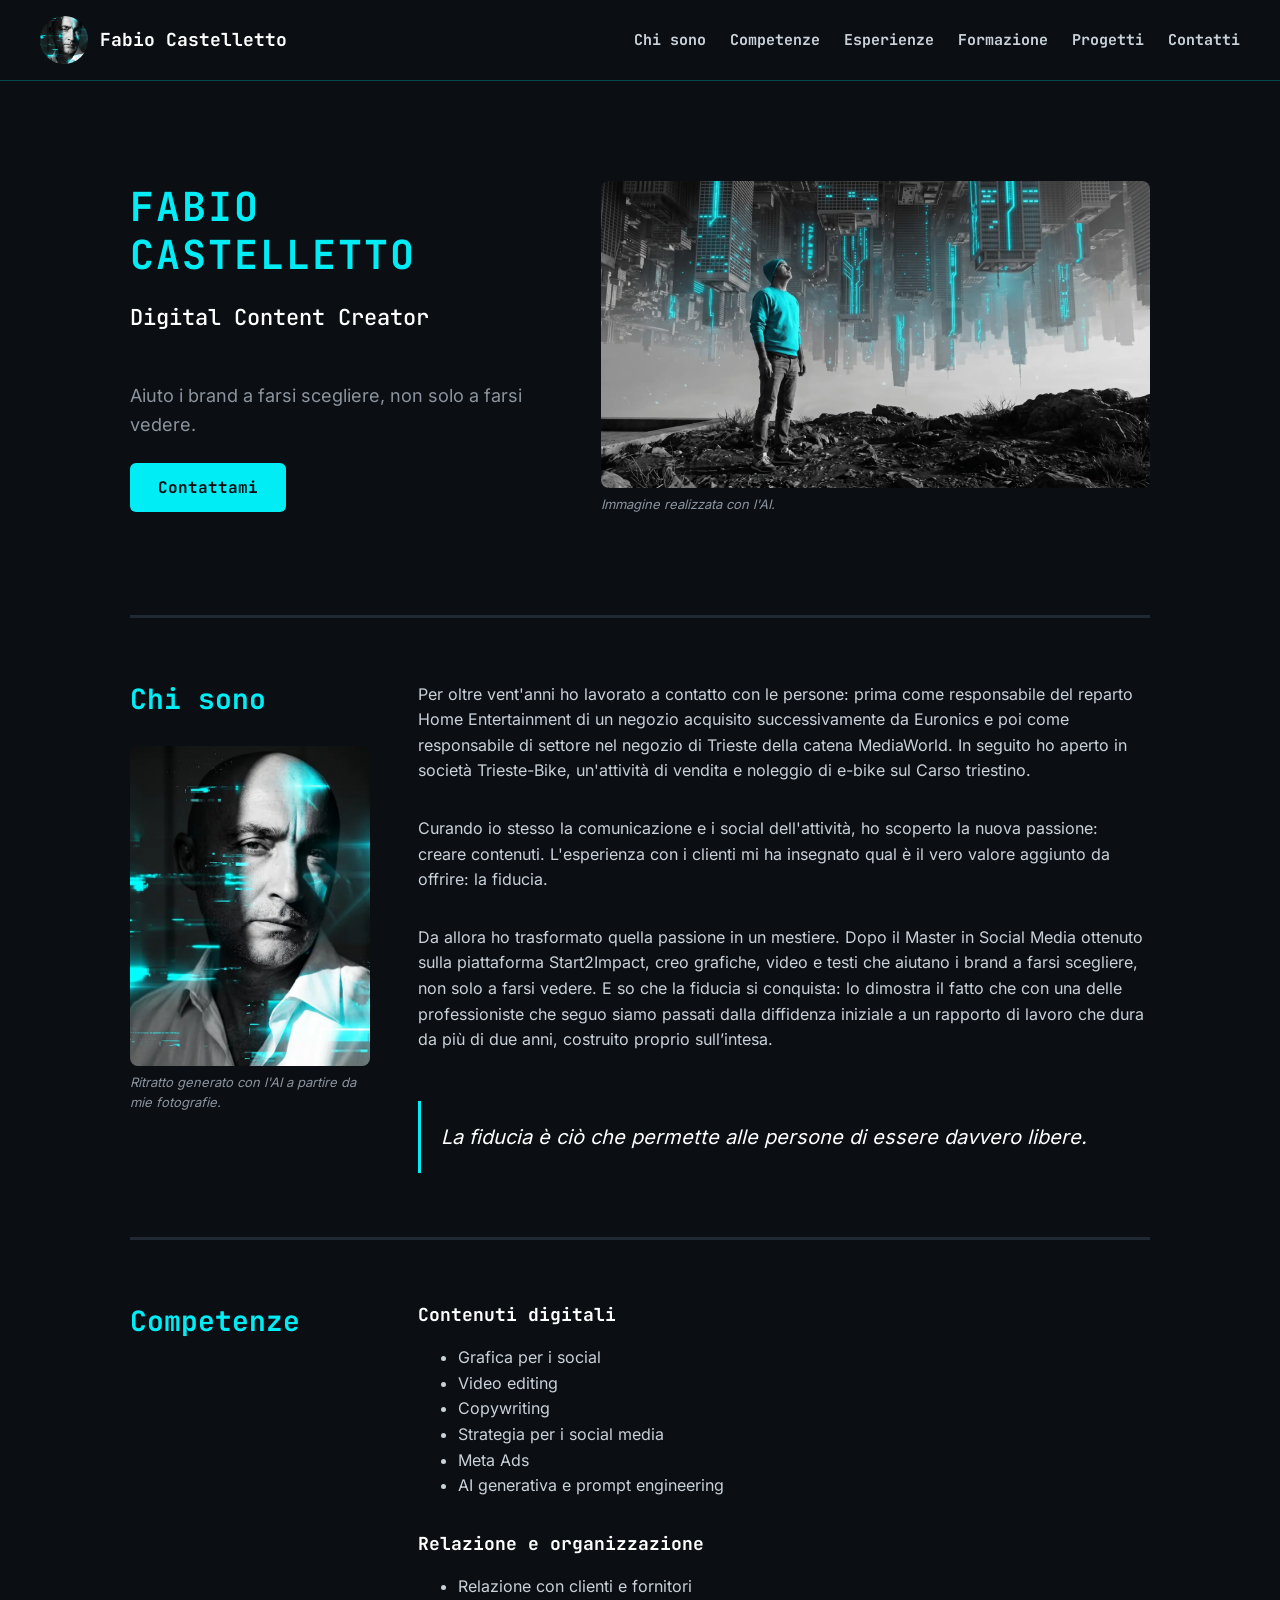
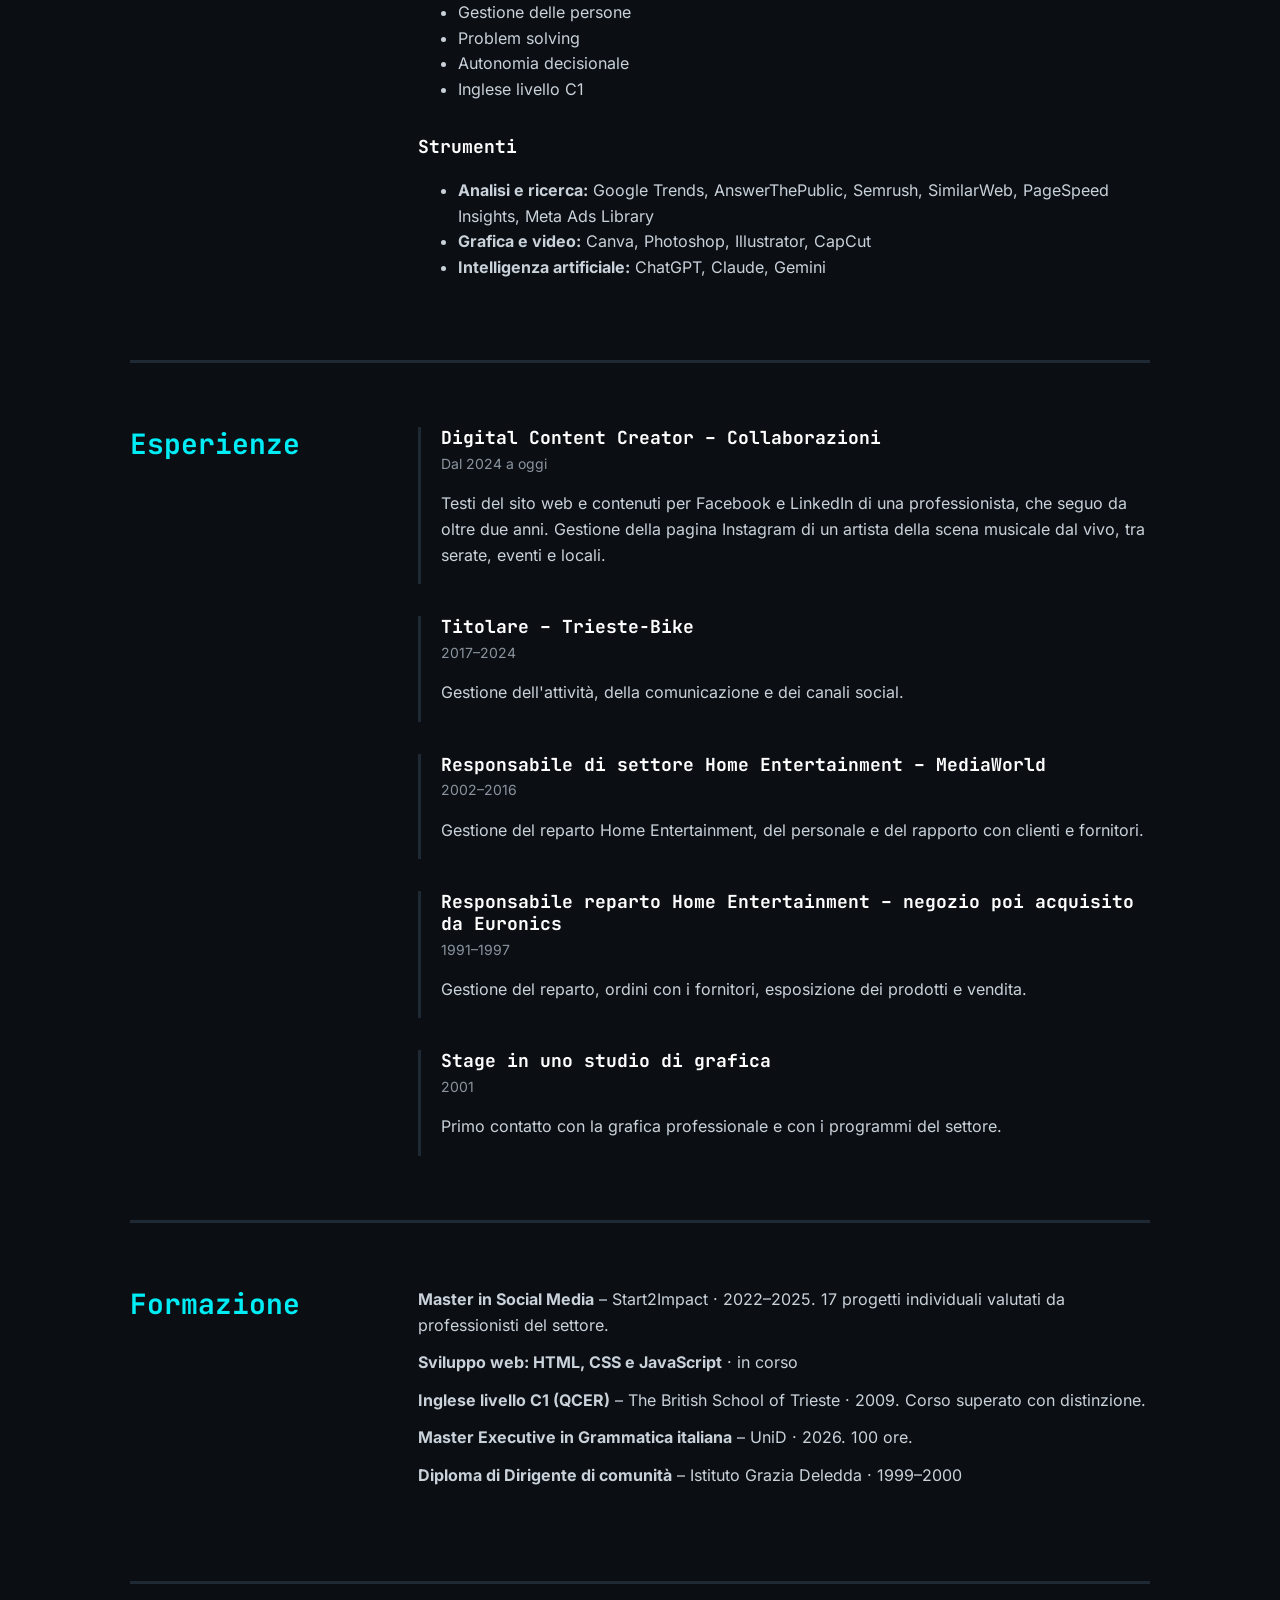
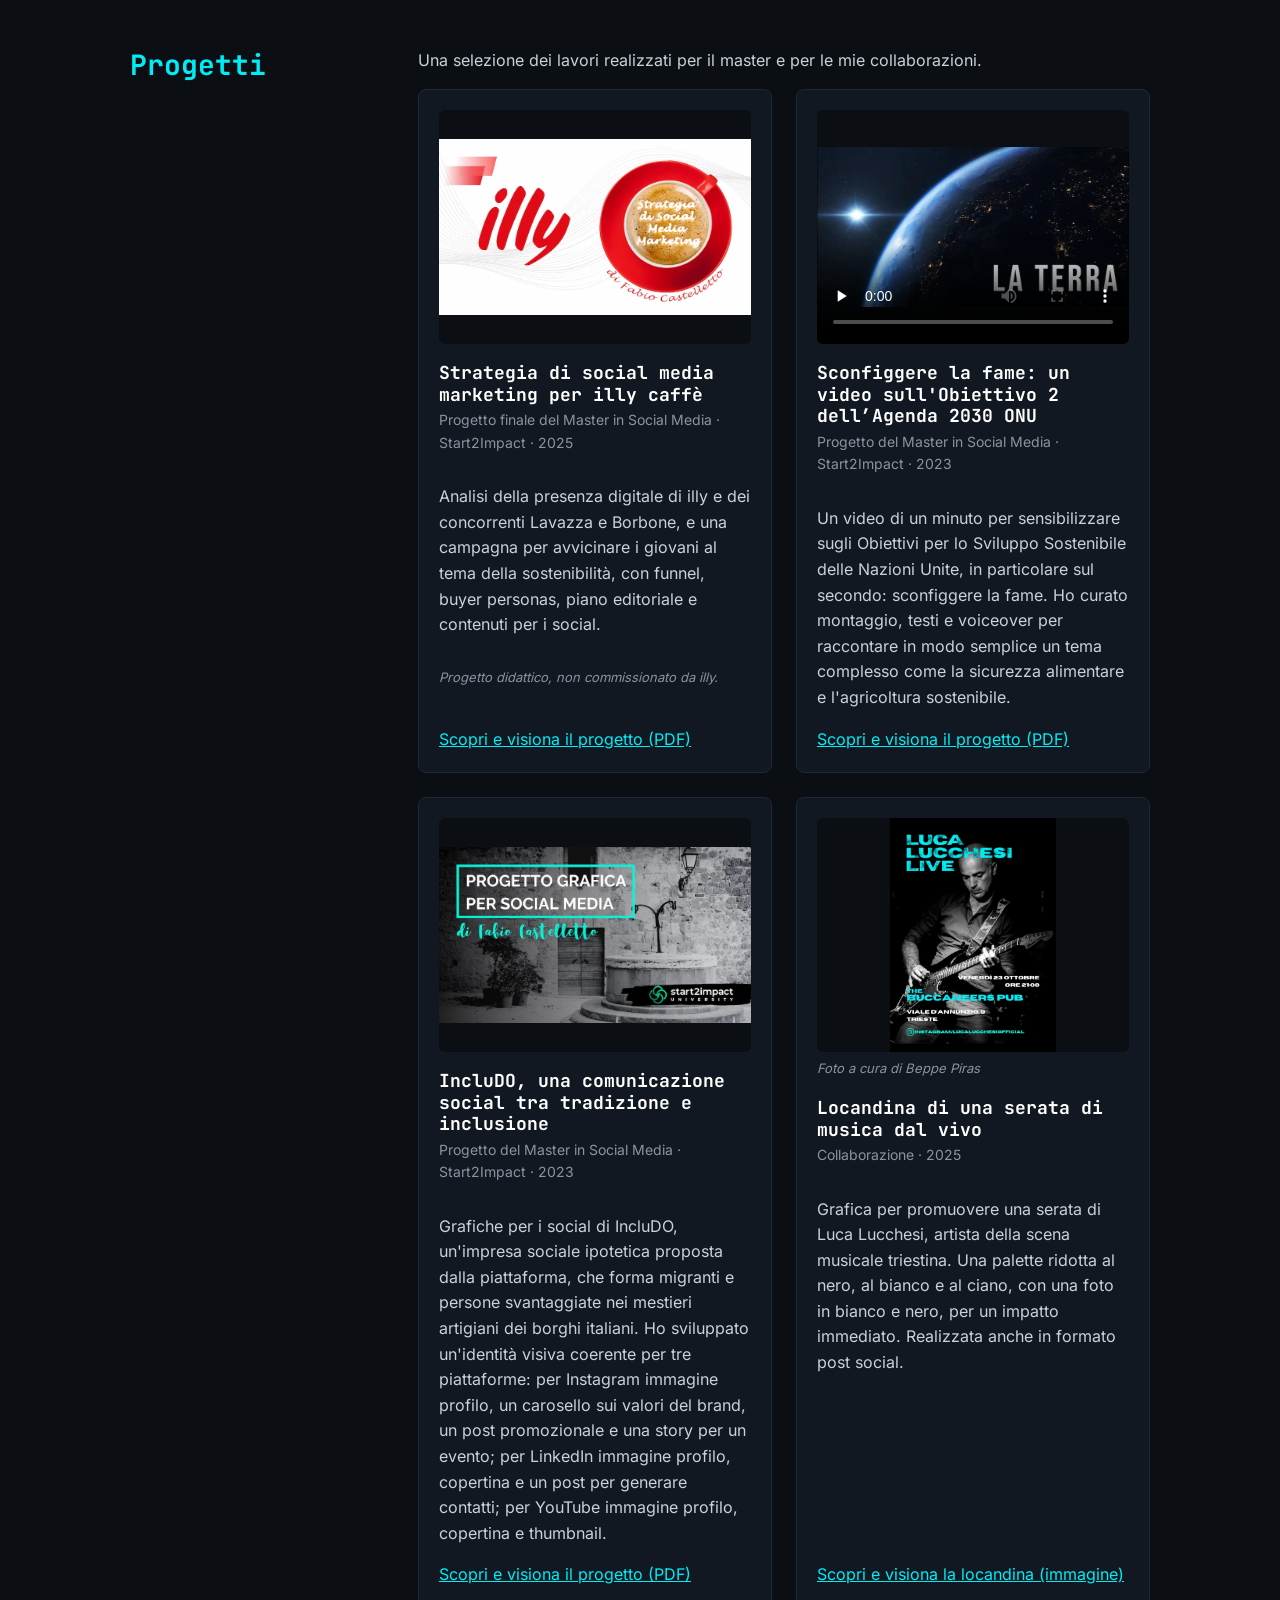
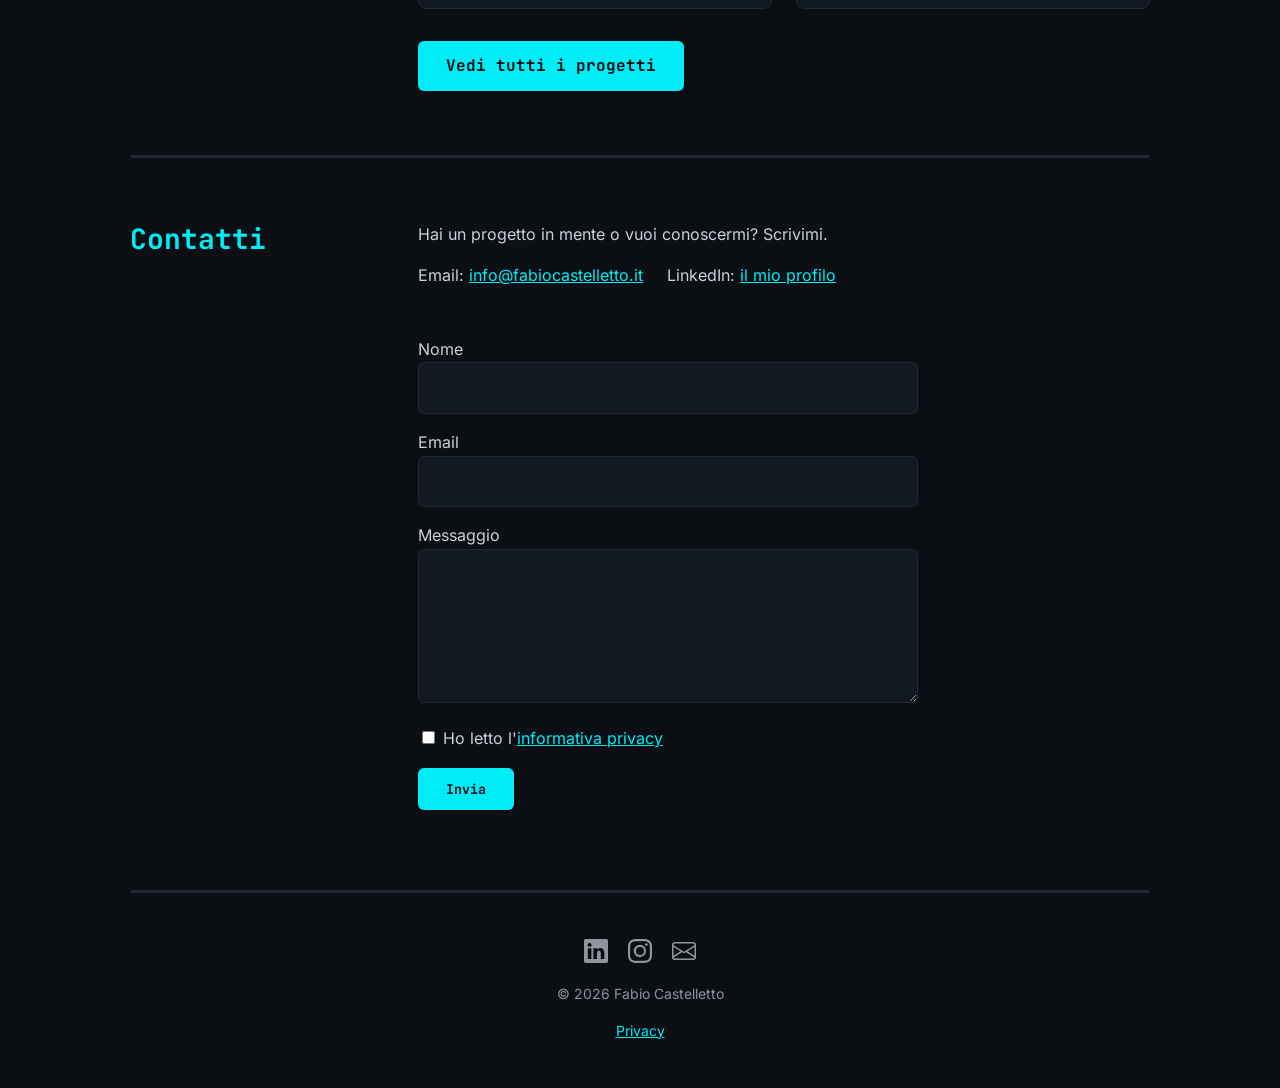
<file: index.html>
<!DOCTYPE html>
<html lang="it">

<head>
  <meta charset="UTF-8">
  <meta name="viewport" content="width=device-width, initial-scale=1.0">
  <title>Fabio Castelletto – Digital Content Creator</title>
  <meta name="description"
    content="Fabio Castelletto, Digital Content Creator a Trieste. Grafiche, video e testi che aiutano i brand a farsi scegliere, non solo a farsi vedere.">
  <meta property="og:type" content="website">
  <meta property="og:locale" content="it_IT">
  <meta property="og:url" content="https://https://fabiocastelletto.it/www.fabiocastelletto.it/">
  <meta property="og:title" content="Fabio Castelletto – Digital Content Creator">
  <meta property="og:description"
    content="Grafiche, video e testi che aiutano i brand a farsi scegliere, non solo a farsi vedere.">
  <meta property="og:image" content="https://www.fabiocastelletto.it/img/anteprima-social.jpg">
  <meta name="twitter:card" content="summary_large_image">
  <link rel="icon" type="image/png" href="favicon-96x96.png" sizes="96x96" />
  <link rel="icon" type="image/svg+xml" href="favicon.svg" />
  <link rel="shortcut icon" href="favicon.ico" />
  <link rel="apple-touch-icon" sizes="180x180" href="apple-touch-icon.png" />
  <link rel="manifest" href="site.webmanifest" />
  <link rel="stylesheet" href="css/style.css">
  <script src="js/script.js" defer></script>
</head>

<body>
  <header>
    <div class="identita">
      <img src="img/foto-header.webp" alt="Fabio Castelletto primo piano">
      <a href="#" class="logo">Fabio Castelletto</a>
    </div>
    <button class="menu-pulsante" aria-label="Apri il menu" aria-expanded="false">☰</button>
    <nav>
      <ul>
        <li><a href="#chi-sono">Chi sono</a></li>
        <li><a href="#competenze">Competenze</a></li>
        <li><a href="#esperienze">Esperienze</a></li>
        <li><a href="#formazione">Formazione</a></li>
        <li><a href="#progetti">Progetti</a></li>
        <li><a href="#contatti">Contatti</a></li>
      </ul>
    </nav>
  </header>
  <main>
    <section class="hero">
      <h1>Fabio Castelletto</h1>
      <p class="ruolo">Digital Content Creator</p>
      <p class="intro">Aiuto i brand a farsi scegliere, non solo a farsi vedere.</p>
      <figure class="apertura-immagine">
        <img src="img/foto-orizzontale-sito.webp" width="1798" height="1004" fetchpriority="high"
          alt="Fabio, con maglione e berretto ciano, guarda in alto una città capovolta che pende dal cielo">
        <figcaption>Immagine realizzata con l'AI.</figcaption>
      </figure>
      <a href="#contatti" class="pulsante">Contattami</a>
    </section>
    <section id="chi-sono">
      <h2>Chi sono</h2>
      <figure class="ritratto">
        <img src="img/foto-profilo.webp" alt="Ritratto di Fabio Castelletto in bianco e nero con riflessi ciano">
        <figcaption>Ritratto generato con l'AI a partire da mie fotografie.</figcaption>
      </figure>
      <p>Per oltre vent'anni ho lavorato a contatto con le persone: prima come responsabile del reparto Home
        Entertainment di un negozio acquisito successivamente da Euronics e poi come responsabile di settore nel negozio
        di Trieste della catena MediaWorld. In seguito ho aperto in società Trieste-Bike, un'attività di vendita e
        noleggio di e-bike sul Carso triestino.</p>
      <p>Curando io stesso la comunicazione e i social dell'attività, ho scoperto la nuova passione: creare contenuti.
        L'esperienza con i clienti mi ha insegnato qual è il vero valore aggiunto da offrire: la fiducia.</p>
      <p>Da allora ho trasformato quella passione in un mestiere. Dopo il Master in Social Media ottenuto sulla
        piattaforma Start2Impact, creo grafiche, video e testi che aiutano i brand a farsi scegliere, non solo a farsi
        vedere. E so che la fiducia si conquista: lo dimostra il fatto che con una delle professioniste che seguo siamo
        passati dalla diffidenza iniziale a un rapporto di lavoro che dura da più di due anni, costruito proprio
        sull’intesa.</p>

      <blockquote>
        <p>La fiducia è ciò che permette alle persone di essere davvero libere.</p>
      </blockquote>

    </section>
    <section id="competenze">
      <h2>Competenze</h2>
      <h3>Contenuti digitali</h3>
      <ul>
        <li>Grafica per i social</li>
        <li>Video editing</li>
        <li>Copywriting</li>
        <li>Strategia per i social media</li>
        <li>Meta Ads</li>
        <li>AI generativa e prompt engineering</li>
      </ul>

      <h3>Relazione e organizzazione</h3>
      <ul>
        <li>Relazione con clienti e fornitori</li>
        <li>Gestione delle persone</li>
        <li>Problem solving</li>
        <li>Autonomia decisionale</li>
        <li>Inglese livello C1</li>
      </ul>

      <h3>Strumenti</h3>
      <ul>
        <li><strong>Analisi e ricerca:</strong> Google Trends, AnswerThePublic, Semrush, SimilarWeb, PageSpeed Insights,
          Meta Ads Library</li>
        <li><strong>Grafica e video:</strong> Canva, Photoshop, Illustrator, CapCut</li>
        <li><strong>Intelligenza artificiale:</strong> ChatGPT, Claude, Gemini</li>
      </ul>
    </section>

    <section id="esperienze">
      <h2>Esperienze</h2>

      <article class="esperienza">
        <h3>Digital Content Creator – Collaborazioni</h3>
        <p class="periodo">Dal 2024 a oggi</p>
        <p>Testi del sito web e contenuti per Facebook e LinkedIn di una professionista, che seguo da oltre due anni.
          Gestione della pagina Instagram di un artista della scena musicale dal vivo, tra serate, eventi e locali.</p>
      </article>

      <article class="esperienza">
        <h3>Titolare – Trieste-Bike</h3>
        <p class="periodo">2017–2024</p>
        <p>Gestione dell'attività, della comunicazione e dei canali social.</p>
      </article>

      <article class="esperienza">
        <h3>Responsabile di settore Home Entertainment – MediaWorld</h3>
        <p class="periodo">2002–2016</p>
        <p>Gestione del reparto Home Entertainment, del personale e del rapporto con clienti e fornitori.</p>
      </article>

      <article class="esperienza">
        <h3>Responsabile reparto Home Entertainment – negozio poi acquisito da Euronics</h3>
        <p class="periodo">1991–1997</p>
        <p>Gestione del reparto, ordini con i fornitori, esposizione dei prodotti e vendita.</p>
      </article>

      <article class="esperienza">
        <h3>Stage in uno studio di grafica</h3>
        <p class="periodo">2001</p>
        <p>Primo contatto con la grafica professionale e con i programmi del settore.</p>
      </article>

    </section>
    <section id="formazione">
      <h2>Formazione</h2>
      <ul>
        <li><strong>Master in Social Media</strong> – Start2Impact · 2022–2025. 17 progetti individuali valutati da
          professionisti del settore.</li>
        <li><strong>Sviluppo web: HTML, CSS e JavaScript</strong> · in corso</li>
        <li><strong>Inglese livello C1 (QCER)</strong> – The British School of Trieste · 2009. Corso superato con
          distinzione.</li>
        <li><strong>Master Executive in Grammatica italiana</strong> – UniD · 2026. 100 ore.</li>
        <li><strong>Diploma di Dirigente di comunità</strong> – Istituto Grazia Deledda · 1999–2000</li>
      </ul>
    </section>

    <section id="progetti">
      <h2>Progetti</h2>
      <p>Una selezione dei lavori realizzati per il master e per le mie collaborazioni.</p>
      <div class="griglia-progetti">
        <article class="progetto">
          <img src="img/illy-copertina.webp"
            alt="Copertina del progetto: una tazzina di caffè con la scritta nella schiuma" loading="lazy">
          <h3>Strategia di social media marketing per illy caffè</h3>
          <p class="periodo">Progetto finale del Master in Social Media · Start2Impact · 2025</p>
          <p>Analisi della presenza digitale di illy e dei concorrenti Lavazza e Borbone, e una campagna per avvicinare
            i giovani al tema della sostenibilità, con funnel, buyer personas, piano editoriale e contenuti per i
            social.</p>
          <p class="avvertenza">Progetto didattico, non commissionato da illy.</p>
          <a href="documenti/progetto-finale-master.pdf" target="_blank">Scopri e visiona il progetto (PDF)</a>
        </article>

        <article class="progetto">
          <video controls preload="none" poster="img/video-editing-anteprima-mondo.webp">
            <source src="video/video-editing-mondo.mp4" type="video/mp4">
            Il tuo browser non supporta i video.
          </video>
          <h3>Sconfiggere la fame: un video sull'Obiettivo 2 dell’Agenda 2030 ONU</h3>
          <p class="periodo">Progetto del Master in Social Media · Start2Impact · 2023</p>
          <p>Un video di un minuto per sensibilizzare sugli Obiettivi per lo Sviluppo Sostenibile delle Nazioni Unite,
            in particolare sul secondo: sconfiggere la fame. Ho curato montaggio, testi e voiceover per raccontare in
            modo semplice un tema complesso come la sicurezza alimentare e l'agricoltura sostenibile.</p>
          <a href="documenti/progetto-video-editing.pdf" target="_blank">Scopri e visiona il progetto (PDF)</a>
        </article>

        <article class="progetto">
          <img src="img/grafica-per-social-media.webp"
            alt="Copertina del progetto: la scritta Progetto grafica per social media in un riquadro ciano, su una foto in bianco e nero di un cortile di borgo con un antico pozzo in pietra"
            loading="lazy">
          <h3>IncluDO, una comunicazione social tra tradizione e inclusione</h3>
          <p class="periodo">Progetto del Master in Social Media · Start2Impact · 2023</p>
          <p>Grafiche per i social di IncluDO, un'impresa sociale ipotetica proposta dalla piattaforma, che forma
            migranti e persone svantaggiate nei mestieri artigiani dei borghi italiani. Ho sviluppato un'identità visiva
            coerente per tre piattaforme: per Instagram immagine profilo, un carosello sui valori del brand, un post
            promozionale e una story per un evento; per LinkedIn immagine profilo, copertina e un post per generare
            contatti; per YouTube immagine profilo, copertina e thumbnail.</p>
          <a href="documenti/grafica-social.pdf" target="_blank">Scopri e visiona il progetto (PDF)</a>
        </article>

        <article class="progetto">
          <figure>
            <img src="img/locandina-luca-live.webp"
              alt="Locandina di una serata di Luca Lucchesi al Green Bar a Trieste, con il nome in ciano e una foto in bianco e nero"
              loading="lazy">
            <figcaption>Foto a cura di Beppe Piras</figcaption>
          </figure>
          <h3>Locandina di una serata di musica dal vivo</h3>
          <p class="periodo">Collaborazione · 2025</p>
          <p>Grafica per promuovere una serata di Luca Lucchesi, artista della scena musicale triestina. Una palette
            ridotta al nero, al bianco e al ciano, con una foto in bianco e nero, per un impatto immediato. Realizzata
            anche in formato post social.</p>
          <a href="img/locandina-luca-live.webp" target="_blank">Scopri e visiona la locandina (immagine)</a>
        </article>

      </div>
      <a href="progetti.html" class="pulsante">Vedi tutti i progetti</a>
    </section>

    <section id="contatti">
      <h2>Contatti</h2>
      <p>Hai un progetto in mente o vuoi conoscermi? Scrivimi.</p>
      <ul class="recapiti">
        <li>Email: <a href="mailto:info@fabiocastelletto.it">info@fabiocastelletto.it</a></li>
        <li>LinkedIn: <a href="https://www.linkedin.com/in/fabiocastelletto/" target="_blank">il mio profilo</a></li>
      </ul>
      <form name="contatti" method="POST" data-netlify="true" netlify-honeypot="campo-trappola" action="/grazie.html">
        <p class="nascosto">
          <label>Non compilare questo campo: <input name="campo-trappola"></label>
        </p>
        <p>
          <label for="nome">Nome</label><br>
          <input type="text" id="nome" name="nome" class="campo">
        </p>
        <p>
          <label for="email">Email</label><br>
          <input type="email" id="email" name="email" class="campo" required>
        </p>
        <p>
          <label for="messaggio">Messaggio</label><br>
          <textarea id="messaggio" name="messaggio" rows="5" class="campo"></textarea>
        </p>
        <p>
          <input type="checkbox" id="privacy" name="privacy" required>
          <label for="privacy">Ho letto l'<a href="privacy.html" target="_blank">informativa privacy</a></label>
        </p>
        <p>
          <button type="submit" class="pulsante">Invia</button>
        </p>
      </form>
    </section>
  </main>
  <footer>
    <p class="link-footer">
      <a href="https://www.linkedin.com/in/fabiocastelletto/" target="_blank">
        <img src="icone/linkedin.svg" alt="LinkedIn">
      </a>
      <a href="https://www.instagram.com/fcaste68/" target="_blank">
        <img src="icone/instagram.svg" alt="Instagram">
      </a>
      <a href="mailto:info@fabiocastelletto.it">
        <img src="icone/email.svg" alt="Email">
      </a>
    </p>
    <p>© <span id="anno">2026</span> Fabio Castelletto</p>
    <p><a href="privacy.html">Privacy</a></p>    
  </footer>
  <a href="#" class="torna-su" aria-label="Torna all'inizio della pagina">↑</a>
  <!-- Cloudflare Web Analytics -->
  <script type="module" src="https://static.cloudflareinsights.com/beacon.min.js"
    data-cf-beacon='{"token": "edd7ebfc3e1440f9ac2646918c4e7100"}'></script><!-- End Cloudflare Web Analytics -->
</body>

</html>
</file>
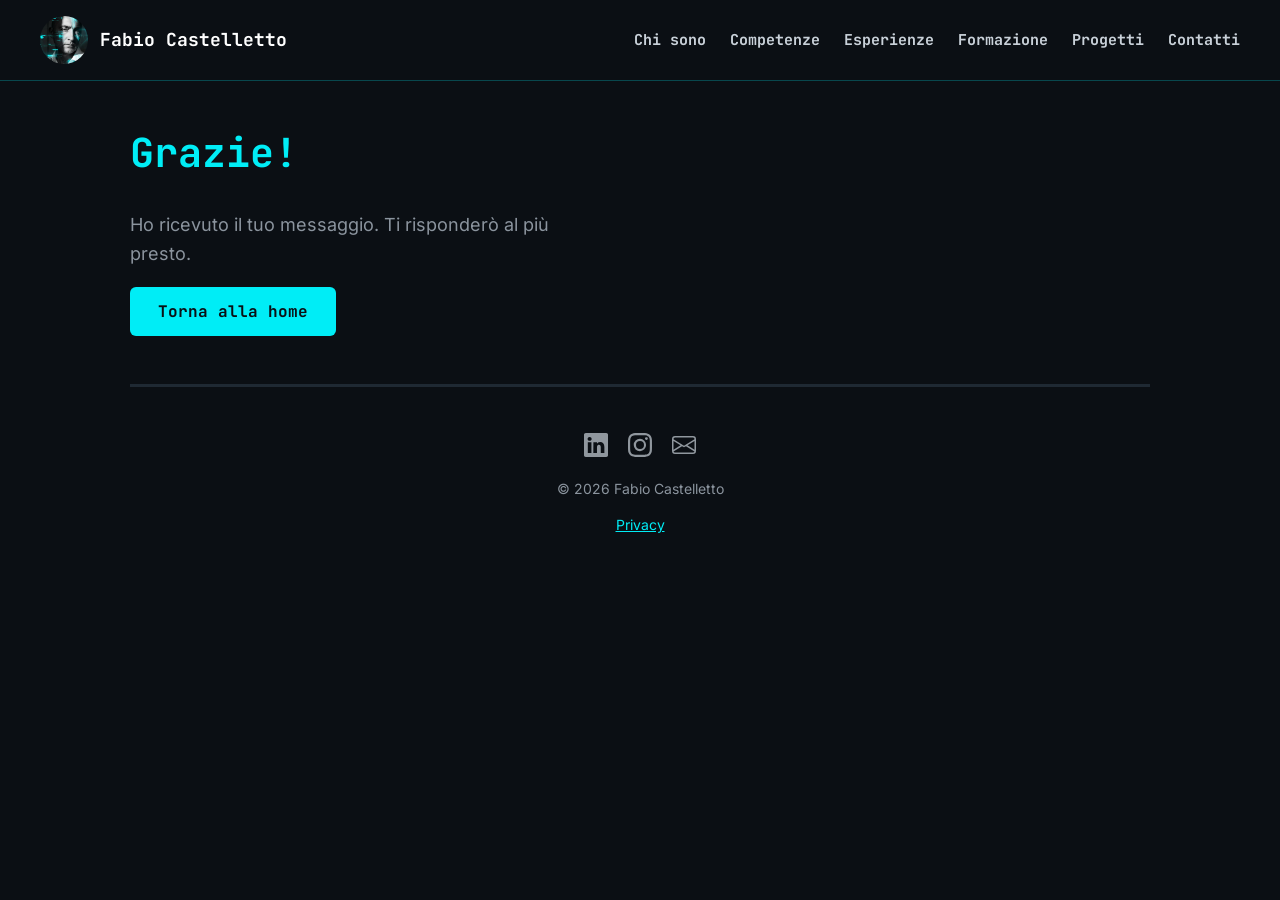
<file: grazie.html>
<!DOCTYPE html>
<html lang="it">

<head>
  <meta charset="UTF-8">
  <meta name="viewport" content="width=device-width, initial-scale=1.0">
  <title>Grazie – Fabio Castelletto</title>
  <meta name="robots" content="noindex">
  <link rel="icon" type="image/png" href="favicon-96x96.png" sizes="96x96" />
  <link rel="icon" type="image/svg+xml" href="favicon.svg" />
  <link rel="shortcut icon" href="favicon.ico" />
  <link rel="apple-touch-icon" sizes="180x180" href="apple-touch-icon.png" />
  <link rel="manifest" href="site.webmanifest" />
  <link rel="stylesheet" href="css/style.css">
  <script src="js/script.js" defer></script>
</head>

<body>
  <header>
    <div class="identita">
      <img src="img/foto-header.webp" alt="Fabio Castelletto primo piano">
      <a href="index.html" class="logo">Fabio Castelletto</a>
    </div>
    <button class="menu-pulsante" aria-label="Apri il menu" aria-expanded="false">☰</button>
    <nav>
      <ul>
        <li><a href="index.html#chi-sono">Chi sono</a></li>
        <li><a href="index.html#competenze">Competenze</a></li>
        <li><a href="index.html#esperienze">Esperienze</a></li>
        <li><a href="index.html#formazione">Formazione</a></li>
        <li><a href="index.html#progetti">Progetti</a></li>
        <li><a href="index.html#contatti">Contatti</a></li>
      </ul>
    </nav>
  </header>
  <main>
    <section class="hero hero-breve">
      <h1>Grazie!</h1>
      <p class="intro">
        Ho ricevuto il tuo messaggio. Ti risponderò al più presto.</p>
      <a href="index.html" class="pulsante">Torna alla home</a>
    </section>
  </main>
  <footer>
    <p class="link-footer">
      <a href="https://www.linkedin.com/in/fabiocastelletto/" target="_blank">
        <img src="icone/linkedin.svg" alt="LinkedIn">
      </a>
      <a href="https://www.instagram.com/fcaste68/" target="_blank">
        <img src="icone/instagram.svg" alt="Instagram">
      </a>
      <a href="mailto:info@fabiocastelletto.it">
        <img src="icone/email.svg" alt="Email">
      </a>
    </p>
    <p>© <span id="anno">2026</span> Fabio Castelletto</p>
    <p><a href="privacy.html">Privacy</a></p>
  </footer>
  <a href="#" class="torna-su" aria-label="Torna all'inizio della pagina">↑</a>
  <!-- Cloudflare Web Analytics -->
  <script type="module" src="https://static.cloudflareinsights.com/beacon.min.js"
    data-cf-beacon='{"token": "edd7ebfc3e1440f9ac2646918c4e7100"}'></script><!-- End Cloudflare Web Analytics -->
</body>

</html>
</file>
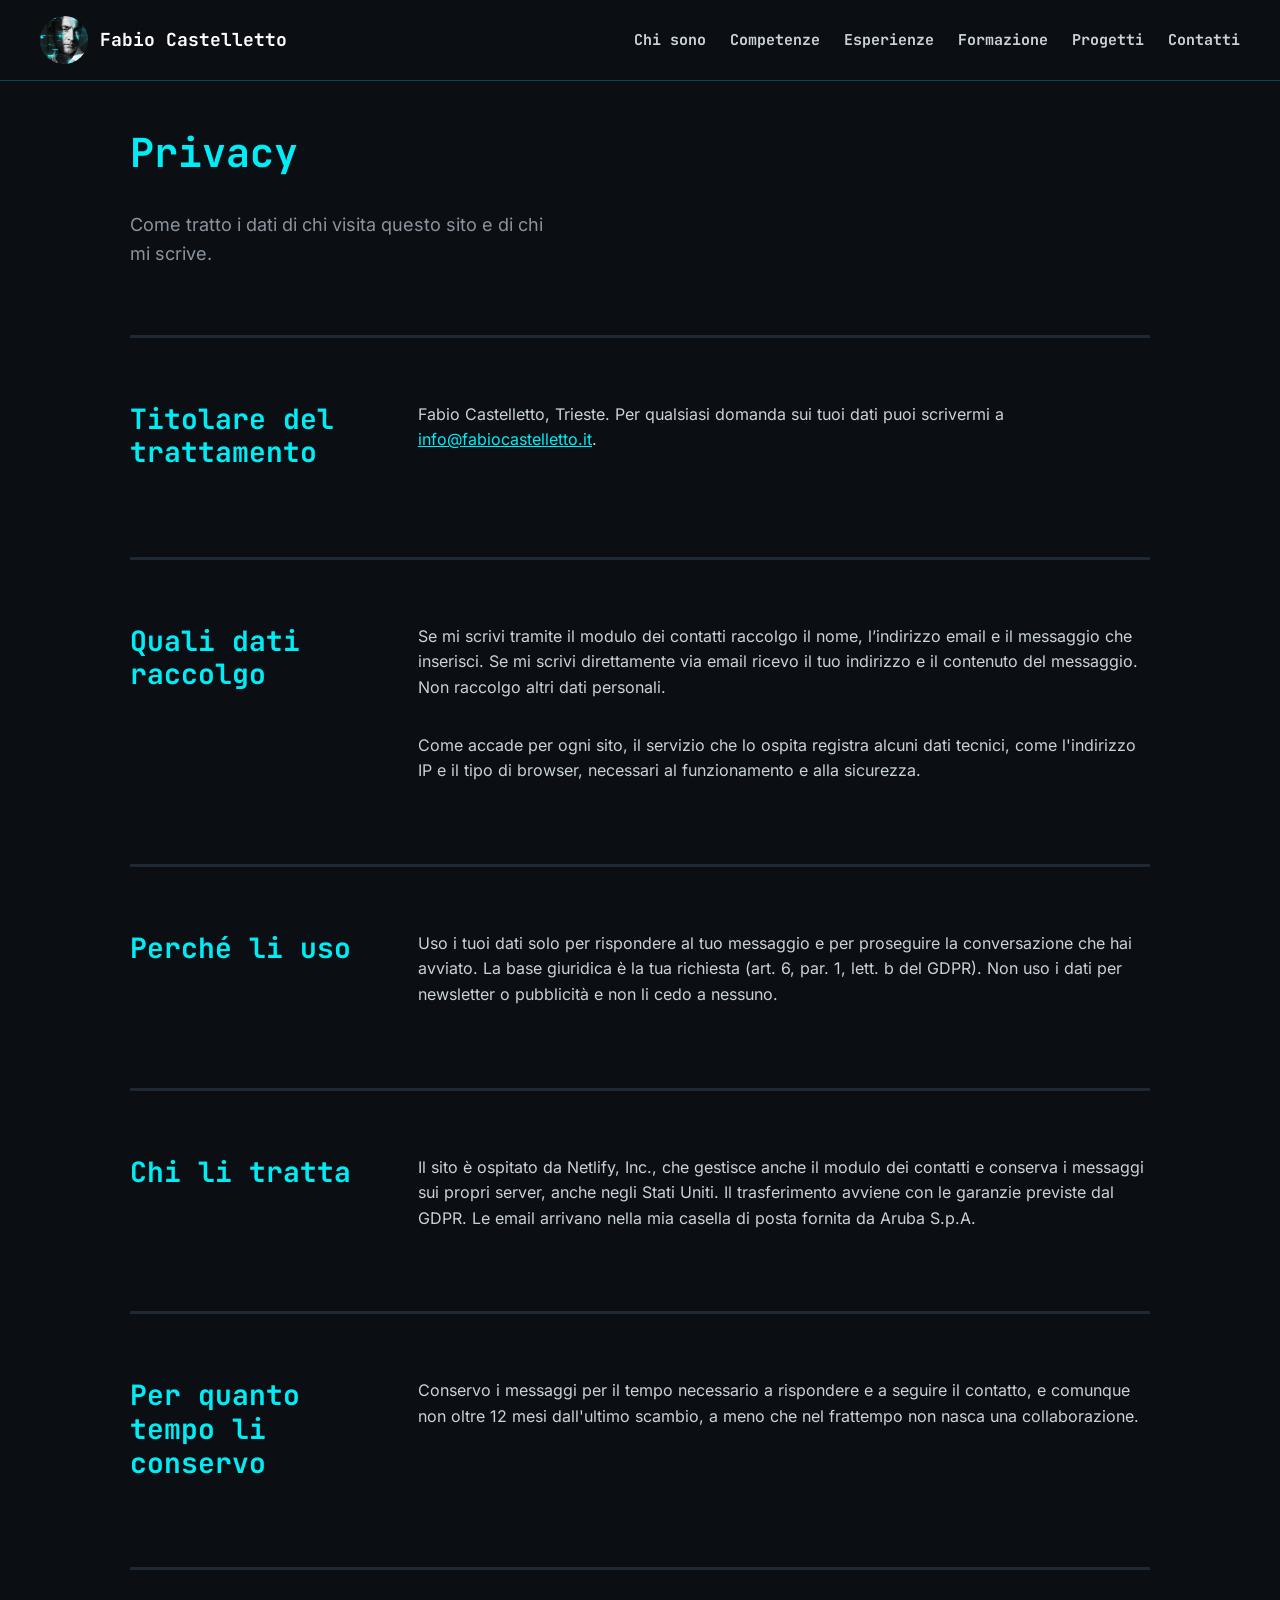
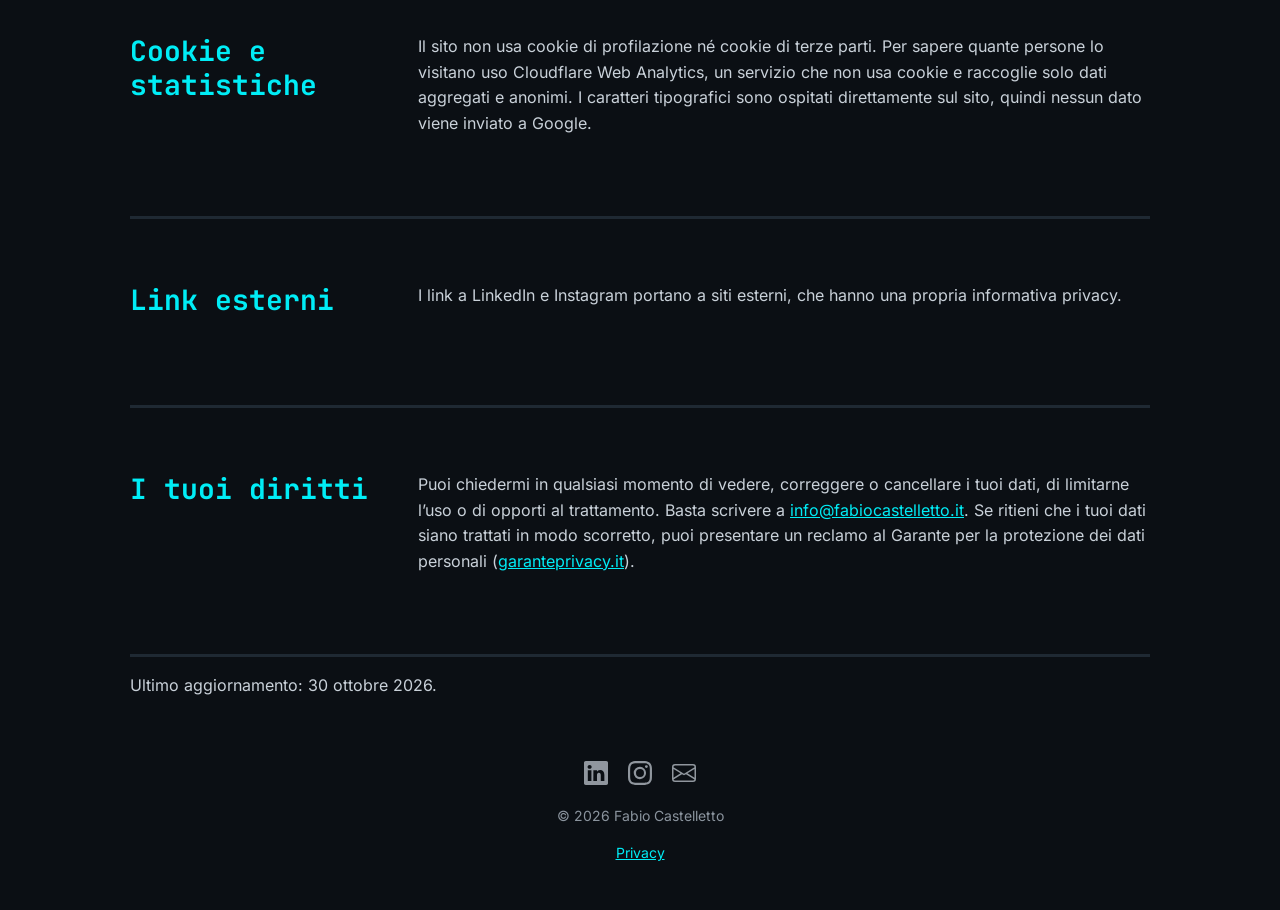
<file: privacy.html>
<!DOCTYPE html>
<html lang="it">

<head>
  <meta charset="UTF-8">
  <meta name="viewport" content="width=device-width, initial-scale=1.0">
  <title>Privacy – Fabio Castelletto</title>
  <meta name="description"
    content="Come il mio sito tratta i dati di chi lo visita e di chi scrive, e quali sono i tuoi diritti.">
  <meta property="og:type" content="website">
  <meta property="og:locale" content="it_IT">
  <meta property="og:url" content="https://www.fabiocastelletto.it/privacy.html">
  <meta property="og:title" content="Privacy – Fabio Castelletto">
  <meta property="og:description"
    content="Come il mio sito tratta i dati di chi lo visita e di chi scrive, e quali sono i tuoi diritti.">
  <meta property="og:image" content="https://www.fabiocastelletto.it/img/anteprima-social.jpg">
  <meta name="twitter:card" content="summary_large_image">
  <link rel="icon" type="image/png" href="favicon-96x96.png" sizes="96x96" />
  <link rel="icon" type="image/svg+xml" href="favicon.svg" />
  <link rel="shortcut icon" href="favicon.ico" />
  <link rel="apple-touch-icon" sizes="180x180" href="apple-touch-icon.png" />
  <link rel="manifest" href="site.webmanifest" />
  <link rel="stylesheet" href="css/style.css">
  <script src="js/script.js" defer></script>
</head>

<body>
  <header>
    <div class="identita">
      <img src="img/foto-header.webp" alt="Fabio Castelletto primo piano">
      <a href="index.html" class="logo">Fabio Castelletto</a>
    </div>
    <button class="menu-pulsante" aria-label="Apri il menu" aria-expanded="false">☰</button>
    <nav>
      <ul>
        <li><a href="index.html#chi-sono">Chi sono</a></li>
        <li><a href="index.html#competenze">Competenze</a></li>
        <li><a href="index.html#esperienze">Esperienze</a></li>
        <li><a href="index.html#formazione">Formazione</a></li>
        <li><a href="index.html#progetti">Progetti</a></li>
        <li><a href="index.html#contatti">Contatti</a></li>
      </ul>
    </nav>
  </header>
  <main>
    <section class="hero hero-breve">
      <h1>Privacy</h1>
      <p class="intro">
        Come tratto i dati di chi visita questo sito e di chi mi scrive.
      </p>
    </section>

    <section>
      <h2>Titolare del trattamento</h2>
      <p>
        Fabio Castelletto, Trieste. Per qualsiasi domanda sui tuoi dati puoi scrivermi a <a
          href="mailto:info@fabiocastelletto.it">info@fabiocastelletto.it</a>.
      </p>
    </section>

    <section>
      <h2>Quali dati raccolgo</h2>
      <p>
        Se mi scrivi tramite il modulo dei contatti raccolgo il nome, l’indirizzo email e il messaggio che inserisci. Se
        mi scrivi direttamente via email ricevo il tuo indirizzo e il contenuto del messaggio. Non raccolgo altri dati
        personali.
      </p>
      <p>
        Come accade per ogni sito, il servizio che lo ospita registra alcuni dati tecnici, come l'indirizzo IP e il tipo
        di browser, necessari al funzionamento e alla sicurezza.
      </p>
    </section>

    <section>
      <h2>Perché li uso</h2>
      <p>
        Uso i tuoi dati solo per rispondere al tuo messaggio e per proseguire la conversazione che hai avviato. La base
        giuridica è la tua richiesta (art. 6, par. 1, lett. b del GDPR). Non uso i dati per newsletter o pubblicità e
        non li cedo a nessuno.
      </p>
    </section>

    <section>
      <h2>Chi li tratta</h2>
      <p>
        Il sito è ospitato da Netlify, Inc., che gestisce anche il modulo dei contatti e conserva i messaggi sui propri
        server, anche negli Stati Uniti. Il trasferimento avviene con le garanzie previste dal GDPR. Le email arrivano
        nella mia casella di posta fornita da Aruba S.p.A.
      </p>
    </section>

    <section>
      <h2>Per quanto tempo li conservo</h2>
      <p>
        Conservo i messaggi per il tempo necessario a rispondere e a seguire il contatto, e comunque non oltre 12 mesi
        dall'ultimo scambio, a meno che nel frattempo non nasca una collaborazione.
      </p>
    </section>

    <section>
      <h2>Cookie e statistiche</h2>
      <p>
        Il sito non usa cookie di profilazione né cookie di terze parti. Per sapere quante persone lo visitano uso
        Cloudflare Web Analytics, un servizio che non usa cookie e raccoglie solo dati aggregati e anonimi. I caratteri
        tipografici sono ospitati direttamente sul sito, quindi nessun dato viene inviato a Google.
      </p>
    </section>

    <section>
      <h2>Link esterni</h2>
      <p>
        I link a LinkedIn e Instagram portano a siti esterni, che hanno una propria informativa privacy.
      </p>
    </section>

    <section>
      <h2>I tuoi diritti</h2>
      <p>
        Puoi chiedermi in qualsiasi momento di vedere, correggere o cancellare i tuoi dati, di limitarne l’uso o di
        opporti al trattamento. Basta scrivere a <a href="mailto:info@fabiocastelletto.it">info@fabiocastelletto.it</a>.
        Se ritieni che i tuoi dati siano trattati in
        modo scorretto, puoi presentare un reclamo al Garante per la protezione dei dati personali (<a
          href="https://www.garanteprivacy.it" target="_blank">garanteprivacy.it</a>).
      </p>
    </section>
    <p>Ultimo aggiornamento: 30 ottobre 2026.</p>
  </main>
  <footer>
    <p class="link-footer">
      <a href="https://www.linkedin.com/in/fabiocastelletto/" target="_blank">
        <img src="icone/linkedin.svg" alt="LinkedIn">
      </a>
      <a href="https://www.instagram.com/fcaste68/" target="_blank">
        <img src="icone/instagram.svg" alt="Instagram">
      </a>
      <a href="mailto:info@fabiocastelletto.it">
        <img src="icone/email.svg" alt="Email">
      </a>
    </p>
    <p>© <span id="anno">2026</span> Fabio Castelletto</p>
    <p><a href="privacy.html">Privacy</a></p>
  </footer>
  <a href="#" class="torna-su" aria-label="Torna all'inizio della pagina">↑</a>
  <!-- Cloudflare Web Analytics -->
  <script type="module" src="https://static.cloudflareinsights.com/beacon.min.js"
    data-cf-beacon='{"token": "edd7ebfc3e1440f9ac2646918c4e7100"}'></script><!-- End Cloudflare Web Analytics -->
</body>

</html>
</file>
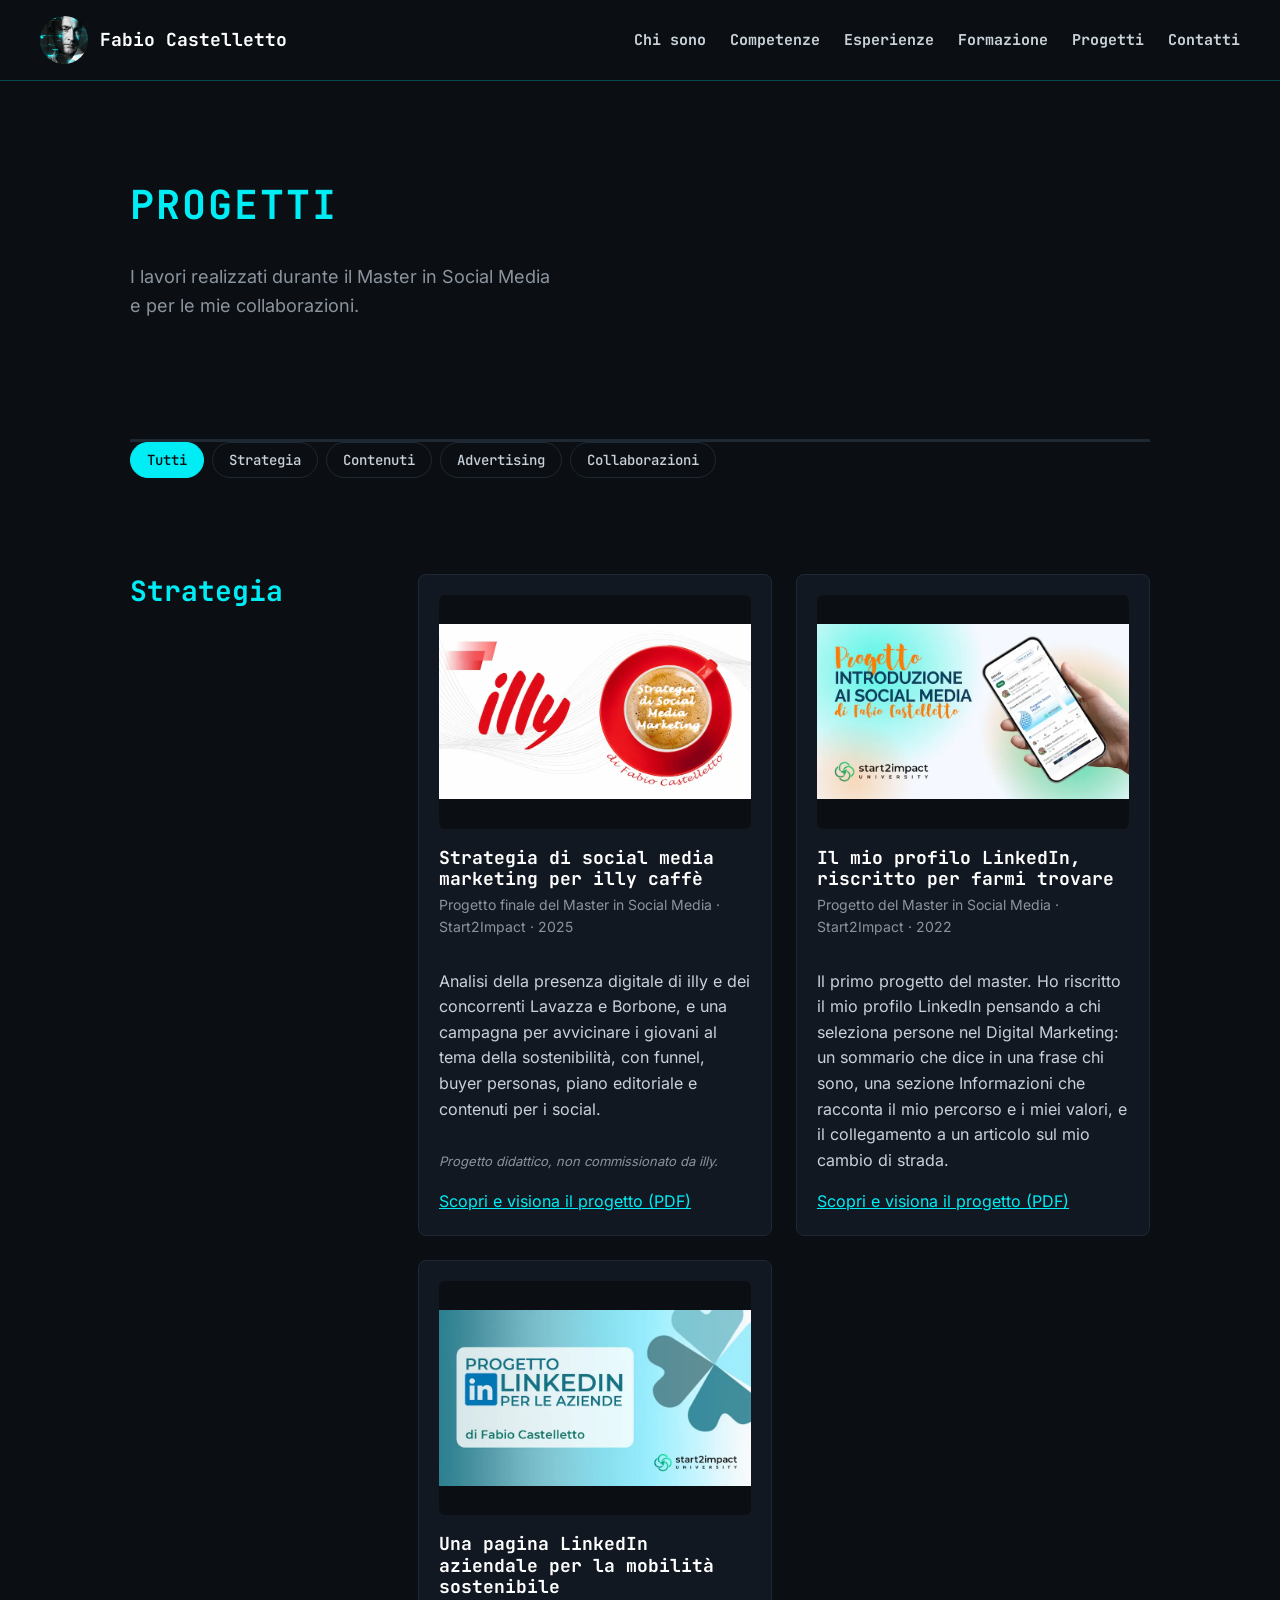
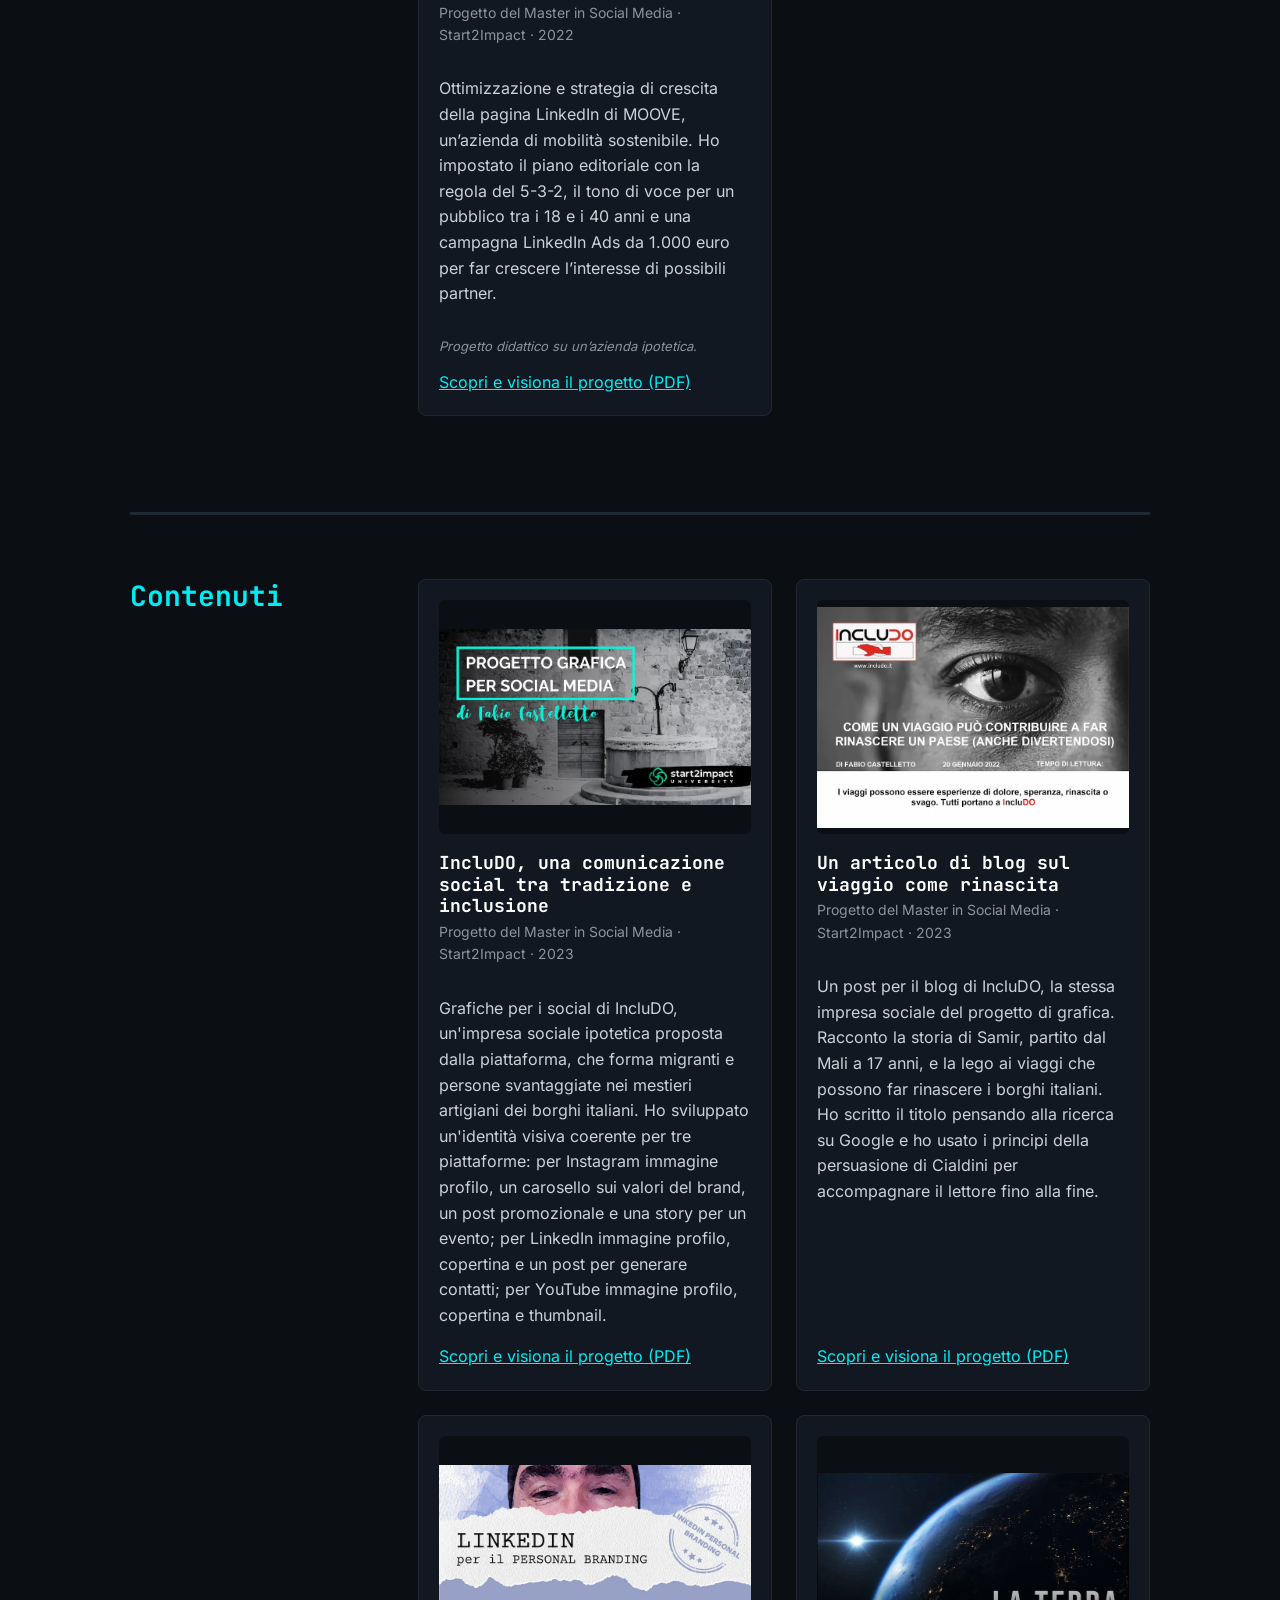
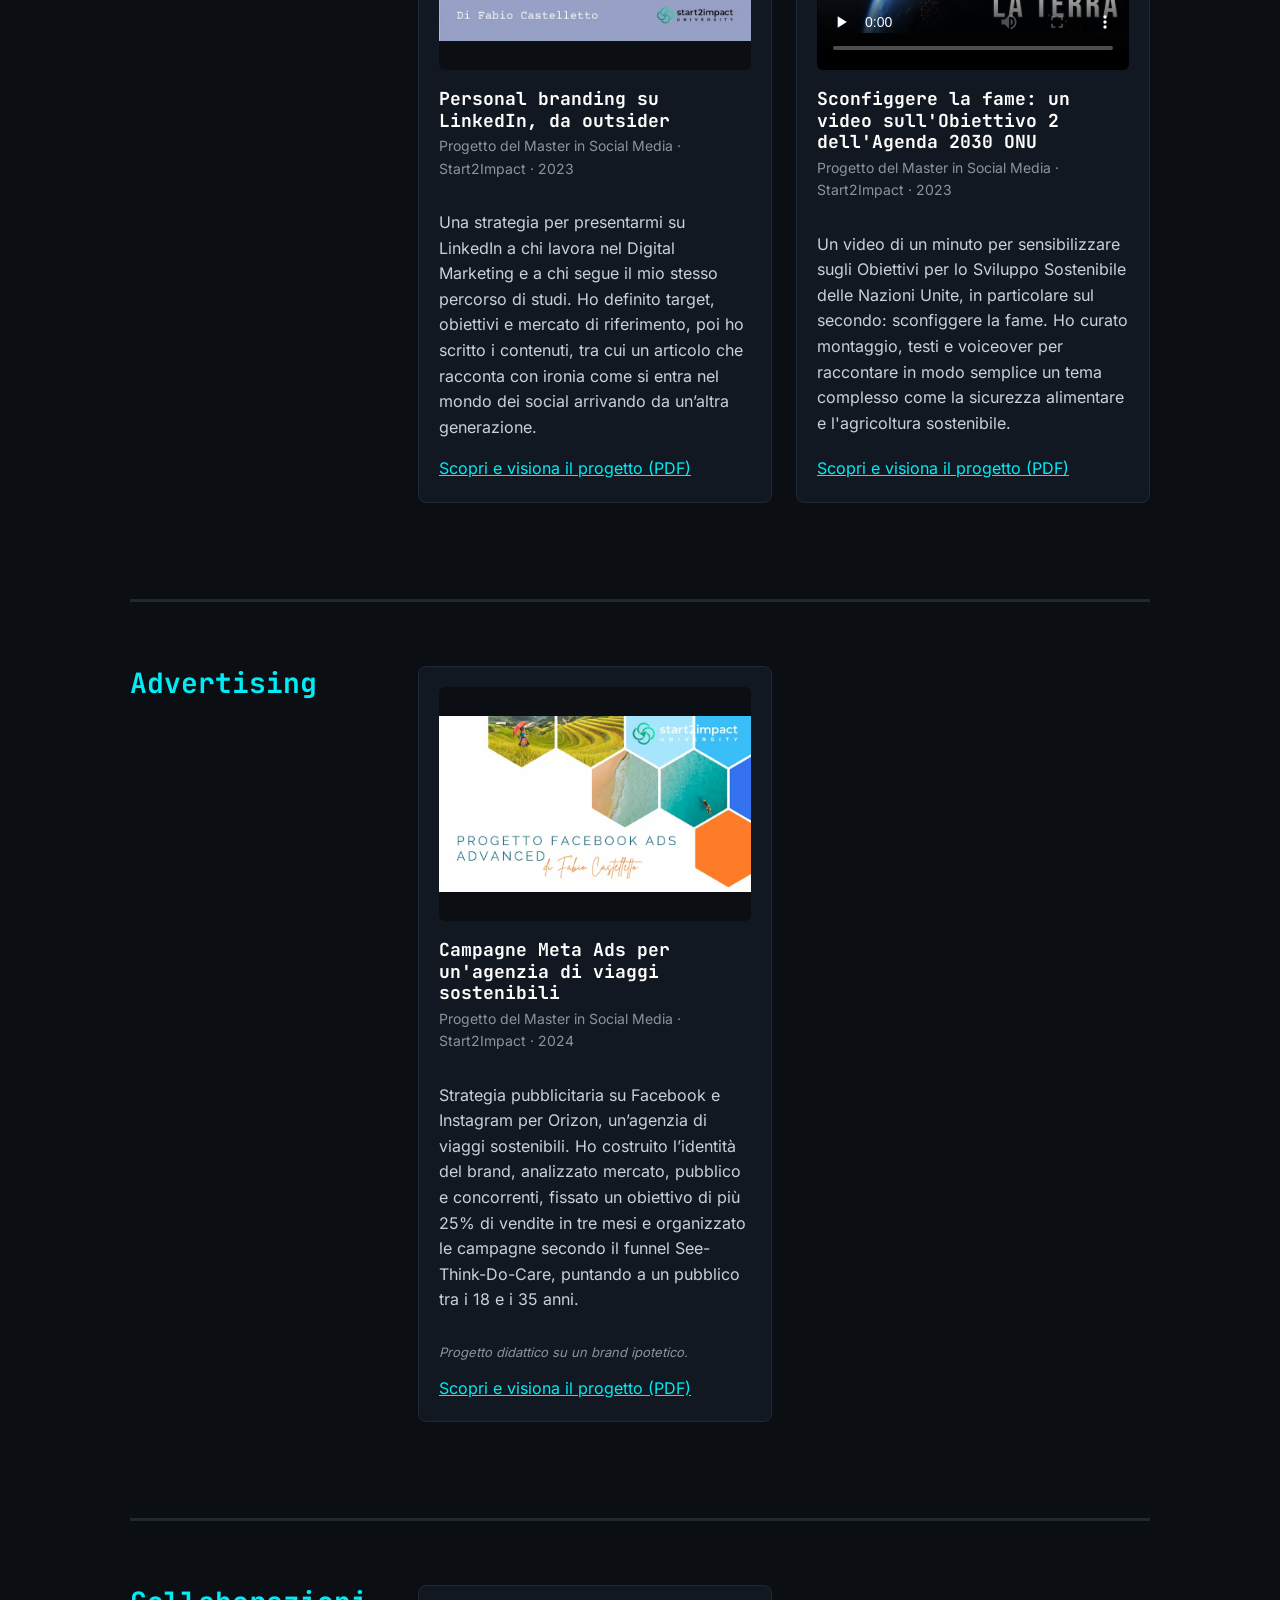
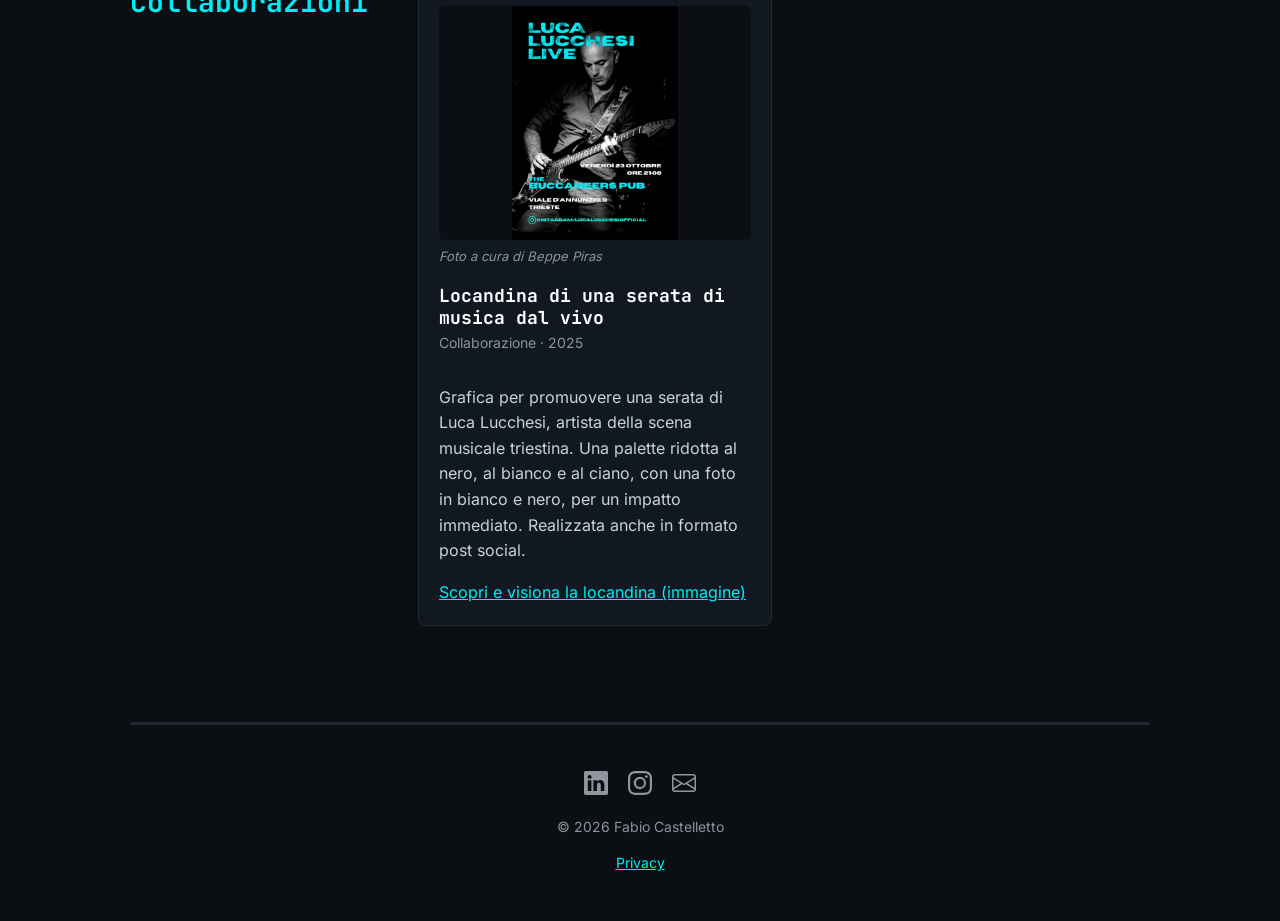
<file: progetti.html>
<!DOCTYPE html>
<html lang="it">

<head>
  <meta charset="UTF-8">
  <meta name="viewport" content="width=device-width, initial-scale=1.0">
  <title>Progetti – Fabio Castelletto</title>
  <meta name="description"
    content="I miei progetti tra strategia social, grafica e video, realizzati durante il Master in Social Media e nelle mie collaborazioni.">
  <meta property="og:type" content="website">
  <meta property="og:locale" content="it_IT">
  <meta property="og:url" content="https://www.fabiocastelletto.it/progetti.html">
  <meta property="og:title" content="Progetti – Fabio Castelletto">
  <meta property="og:description"
    content="I miei progetti tra strategia social, grafica e video, realizzati durante il Master in Social Media e nelle mie collaborazioni.">
  <meta property="og:image" content="https://www.fabiocastelletto.it/img/anteprima-social.jpg">
  <meta name="twitter:card" content="summary_large_image">
  <link rel="icon" type="image/png" href="favicon-96x96.png" sizes="96x96" />
  <link rel="icon" type="image/svg+xml" href="favicon.svg" />
  <link rel="shortcut icon" href="favicon.ico" />
  <link rel="apple-touch-icon" sizes="180x180" href="apple-touch-icon.png" />
  <link rel="manifest" href="site.webmanifest" />
  <link rel="stylesheet" href="css/style.css">
  <script src="js/script.js" defer></script>
</head>

<body>
  <header>
    <div class="identita">
      <img src="img/foto-header.webp" alt="Fabio Castelletto primo piano">
      <a href="index.html" class="logo">Fabio Castelletto</a>
    </div>
    <button class="menu-pulsante" aria-label="Apri il menu" aria-expanded="false">☰</button>
    <nav>
      <ul>
        <li><a href="index.html#chi-sono">Chi sono</a></li>
        <li><a href="index.html#competenze">Competenze</a></li>
        <li><a href="index.html#esperienze">Esperienze</a></li>
        <li><a href="index.html#formazione">Formazione</a></li>
        <li><a href="index.html#progetti">Progetti</a></li>
        <li><a href="index.html#contatti">Contatti</a></li>
      </ul>
    </nav>
  </header>
  <main>
    <section class="hero">
      <h1>Progetti</h1>
      <p class="intro">I lavori realizzati durante il Master in
        Social Media e per le mie collaborazioni.</p>
    </section>

    <div class="filtri" role="group" aria-label="Filtra i progetti per categoria">
      <button class="filtro attivo" data-categoria="tutti">Tutti</button>
      <button class="filtro" data-categoria="strategia">Strategia</button>
      <button class="filtro" data-categoria="contenuti">Contenuti</button>
      <button class="filtro" data-categoria="advertising">Advertising</button>
      <button class="filtro" data-categoria="collaborazioni">Collaborazioni</button>
    </div>

    <section id="strategia" class="sezione-progetti">
      <h2>Strategia</h2>
      <div class="griglia-progetti">

        <article class="progetto">
          <img src="img/illy-copertina.webp"
            alt="Copertina del progetto: una tazzina di caffè con la scritta nella schiuma" loading="lazy">
          <h3>Strategia di social media marketing per illy caffè</h3>
          <p class="periodo">Progetto finale del Master in Social Media · Start2Impact · 2025</p>
          <p>Analisi della presenza digitale di illy e dei concorrenti Lavazza e Borbone, e una campagna per
            avvicinare
            i giovani al tema della sostenibilità, con funnel, buyer personas, piano editoriale e contenuti per i
            social.</p>
          <p class="avvertenza">Progetto didattico, non commissionato da illy.</p>
          <a href="documenti/progetto-finale-master.pdf" target="_blank">Scopri e visiona il progetto (PDF)</a>
        </article>

        <article class="progetto">
          <img src="img/introduzione-ai-social.webp"
            alt="Copertina del progetto: la scritta Introduzione ai social media accanto a una mano che tiene uno smartphone con un profilo LinkedIn"
            loading="lazy">
          <h3>Il mio profilo LinkedIn, riscritto per farmi trovare</h3>
          <p class="periodo">Progetto del Master in Social Media · Start2Impact · 2022</p>
          <p>Il primo progetto del master. Ho riscritto il mio profilo LinkedIn pensando a chi seleziona persone nel
            Digital Marketing: un sommario che dice in una frase chi sono, una sezione Informazioni che racconta il mio
            percorso e i miei valori, e il collegamento a un articolo sul mio cambio di strada.</p>
          <a href="documenti/introduzione-social.pdf" target="_blank">Scopri e visiona il progetto (PDF)</a>
        </article>

        <article class="progetto">
          <img src="img/linkedin-aziende.webp"
            alt="Copertina del progetto: la scritta LinkedIn per le aziende con il logo di LinkedIn su sfondo azzurro"
            loading="lazy">
          <h3>Una pagina LinkedIn aziendale per la mobilità sostenibile</h3>
          <p class="periodo">Progetto del Master in Social Media · Start2Impact · 2022</p>
          <p>Ottimizzazione e strategia di crescita della pagina LinkedIn di MOOVE, un’azienda di mobilità sostenibile.
            Ho
            impostato il piano editoriale con la regola del 5-3-2, il tono di voce per un pubblico tra i 18 e i 40 anni
            e
            una campagna LinkedIn Ads da 1.000 euro per far crescere l’interesse di possibili partner.</p>
          <p class="avvertenza">Progetto didattico su un’azienda ipotetica.</p>
          <a href="documenti/linkedin-aziende.pdf" target="_blank">Scopri e visiona il progetto (PDF)</a>
        </article>
      </div>
    </section>

    <section id="contenuti" class="sezione-progetti">
      <h2>Contenuti</h2>
      <div class="griglia-progetti">
        <article class="progetto">
          <img src="img/grafica-per-social-media.webp"
            alt="Copertina del progetto: la scritta Progetto grafica per social media in un riquadro ciano, su una foto in bianco e nero di un cortile di borgo con un antico pozzo in pietra"
            loading="lazy">
          <h3>IncluDO, una comunicazione social tra tradizione e inclusione</h3>
          <p class="periodo">Progetto del Master in Social Media · Start2Impact · 2023</p>
          <p>Grafiche per i social di IncluDO, un'impresa sociale ipotetica proposta dalla piattaforma, che forma
            migranti e persone svantaggiate nei mestieri artigiani dei borghi italiani. Ho sviluppato un'identità
            visiva coerente per tre piattaforme: per Instagram immagine profilo, un carosello sui valori del brand, un
            post promozionale e una story per un evento; per LinkedIn immagine profilo, copertina e un post per
            generare contatti; per YouTube immagine profilo, copertina e thumbnail.</p>
          <a href="documenti/grafica-social.pdf" target="_blank">Scopri e visiona il progetto (PDF)</a>
        </article>

        <article class="progetto">
          <img src="img/copywriting.webp"
            alt="Copertina del progetto: il primo piano in bianco e nero di un occhio, con il logo di IncluDO e il titolo dell’articolo"
            loading="lazy">
          <h3>Un articolo di blog sul viaggio come rinascita</h3>
          <p class="periodo">Progetto del Master in Social Media · Start2Impact · 2023</p>
          <p>Un post per il blog di IncluDO, la stessa impresa sociale del progetto di grafica. Racconto la storia di
            Samir, partito dal Mali a 17 anni, e la lego ai viaggi che possono far rinascere i borghi italiani. Ho
            scritto il titolo pensando alla ricerca su Google e ho usato i principi della persuasione di Cialdini per
            accompagnare il lettore fino alla fine.</p>
          <a href="documenti/copywriting.pdf" target="_blank">Scopri e visiona il progetto (PDF)</a>
        </article>

        <article class="progetto">
          <img src="img/linkedin-personal.webp"
            alt="Copertina del progetto: il mio volto in alto, con la scritta LinkedIn per il personal branding in stile macchina da scrivere"
            loading="lazy">
          <h3>Personal branding su LinkedIn, da outsider</h3>
          <p class="periodo">Progetto del Master in Social Media · Start2Impact · 2023</p>
          <p>Una strategia per presentarmi su LinkedIn a chi lavora nel Digital Marketing e a chi segue il mio stesso
            percorso di studi. Ho definito target, obiettivi e mercato di riferimento, poi ho scritto i contenuti, tra
            cui un articolo che racconta con ironia come si entra nel mondo dei social arrivando da un’altra
            generazione.</p>
          <a href="documenti/linkedin-personal.pdf" target="_blank">Scopri e visiona il progetto (PDF)</a>
        </article>

        <article class="progetto">
          <video controls preload="none" poster="img/video-editing-anteprima-mondo.webp">
            <source src="video/video-editing-mondo.mp4" type="video/mp4">
            Il tuo browser non supporta i video.
          </video>
          <h3>Sconfiggere la fame: un video sull'Obiettivo 2 dell'Agenda 2030 ONU</h3>
          <p class="periodo">Progetto del Master in Social Media · Start2Impact · 2023</p>
          <p>Un video di un minuto per sensibilizzare sugli Obiettivi per lo Sviluppo Sostenibile delle Nazioni
            Unite,
            in particolare sul secondo: sconfiggere la fame. Ho curato montaggio, testi e voiceover per raccontare
            in
            modo semplice un tema complesso come la sicurezza alimentare e l'agricoltura sostenibile.</p>
          <a href="documenti/progetto-video-editing.pdf" target="_blank">Scopri e visiona il progetto (PDF)</a>
        </article>
      </div>
    </section>

    <section id="advertising" class="sezione-progetti">
      <h2>Advertising</h2>
      <div class="griglia-progetti">
        <article class="progetto">
          <img src="img/ads-advanced.webp"
            alt="Copertina del progetto: la scritta Progetto Facebook Ads Advanced accanto a esagoni con foto di viaggio, tra risaie, mare e spiagge"
            loading="lazy">
          <h3>Campagne Meta Ads per un'agenzia di viaggi sostenibili</h3>
          <p class="periodo">Progetto del Master in Social Media · Start2Impact · 2024</p>
          <p>Strategia pubblicitaria su Facebook e Instagram per Orizon, un’agenzia di viaggi sostenibili. Ho
            costruito
            l’identità del brand, analizzato mercato, pubblico e concorrenti, fissato un obiettivo di più 25% di
            vendite
            in tre mesi e organizzato le campagne secondo il funnel See-Think-Do-Care, puntando a un pubblico tra i 18
            e
            i 35 anni.</p>
          <p class="avvertenza">Progetto didattico su un brand ipotetico.</p>
          <a href="documenti/ads-advanced.pdf" target="_blank">Scopri e visiona il progetto (PDF)</a>
        </article>
      </div>
    </section>

    <section id="collaborazioni" class="sezione-progetti">
      <h2>Collaborazioni</h2>
      <div class="griglia-progetti">
        <article class="progetto">
          <figure>
            <img src="img/locandina-luca-live.webp"
              alt="Locandina di una serata di Luca Lucchesi al Green Bar a Trieste, con il nome in ciano e una foto in bianco e nero"
              loading="lazy">
            <figcaption>Foto a cura di Beppe Piras</figcaption>
          </figure>
          <h3>Locandina di una serata di musica dal vivo</h3>
          <p class="periodo">Collaborazione · 2025</p>
          <p>Grafica per promuovere una serata di Luca Lucchesi, artista della scena musicale triestina. Una palette
            ridotta al nero, al bianco e al ciano, con una foto in bianco e nero, per un impatto immediato.
            Realizzata
            anche in formato post social.</p>
          <a href="img/locandina-luca-live.webp" target="_blank">Scopri e visiona la locandina (immagine)</a>
        </article>
      </div>
    </section>
  </main>

  <footer>
    <p class="link-footer">
      <a href="https://www.linkedin.com/in/fabiocastelletto/" target="_blank">
        <img src="icone/linkedin.svg" alt="LinkedIn">
      </a>
      <a href="https://www.instagram.com/fcaste68/" target="_blank">
        <img src="icone/instagram.svg" alt="Instagram">
      </a>
      <a href="mailto:info@fabiocastelletto.it">
        <img src="icone/email.svg" alt="Email">
      </a>
    </p>
    <p>© <span id="anno">2026</span> Fabio Castelletto</p>
    <p><a href="privacy.html">Privacy</a></p>
  </footer>
  <a href="#" class="torna-su" aria-label="Torna all'inizio della pagina">↑</a>
  <!-- Cloudflare Web Analytics -->
  <script type="module" src="https://static.cloudflareinsights.com/beacon.min.js"
    data-cf-beacon='{"token": "edd7ebfc3e1440f9ac2646918c4e7100"}'></script><!-- End Cloudflare Web Analytics -->
</body>

</html>
</file>
<file: css/style.css>
/* Le dimensioni includono padding e bordo */
* {
  box-sizing: border-box;
}

@font-face {
  font-family: "Inter";
  src: url("../fonts/inter-400.woff2") format("woff2");
  font-weight: 400;
  font-style: normal;
  font-display: swap;
}

@font-face {
  font-family: "Inter";
  src: url("../fonts/inter-600.woff2") format("woff2");
  font-weight: 600;
  font-style: normal;
  font-display: swap;
}

@font-face {
  font-family: "Inter";
  src: url("../fonts/inter-700.woff2") format("woff2");
  font-weight: 700;
  font-style: normal;
  font-display: swap;
}

@font-face {
  font-family: "JetBrains Mono";
  src: url("../fonts/jetbrains-mono-500.woff2") format("woff2");
  font-weight: 500;
  font-style: normal;
  font-display: swap;
}

@font-face {
  font-family: "JetBrains Mono";
  src: url("../fonts/jetbrains-mono-700.woff2") format("woff2");
  font-weight: 700;
  font-style: normal;
  font-display: swap;
}



/* COLORI E CARATTERI: quale colore usa ogni elemento */
:root {
  /* Sfondi e linee */
  --colore-sfondo: #0b0f14;
  --colore-sfondo-alt: #121821;
  --colore-bordo: #1f2933;
  --colore-bordo-header: rgba(0, 237, 246, 0.25);

  /* Testi */
  --colore-testo: #c9d1d9;
  --colore-secondario: #8b949e;

  /* Header */
  --colore-logo: #ffffff;
  --colore-menu: #c9d1d9;

  /* Sezione d'apertura */
  --colore-nome: #00edf6;
  --colore-ruolo: #ffffff;
  --colore-pulsante: #00edf6;
  --colore-testo-pulsante: #0b0f14;
  --colore-pulsante-hover: #ffffff;

  /* Titoli e link */
  --colore-titoli-sezione: #00edf6;
  --colore-sottotitoli: #ffffff;
  --colore-link: #00edf6;

  /* Caratteri */
  --font-testo: "Inter", sans-serif;
  --font-titoli: "JetBrains Mono", monospace;

  /* Modulo */
  --colore-campo-sfondo: #121821;
  --colore-campo-bordo: #1f2933;
  --colore-campo-attivo: #00edf6;
}


/* Base della pagina */
body {
  margin: 0;
  font-family: var(--font-testo);
  color: var(--colore-testo);
  background-color: var(--colore-sfondo);
  line-height: 1.6;
}

/* Scorrimento morbido verso le sezioni */
html {
  scroll-behavior: smooth;
}

/* Titoli e menu: carattere da terminale */
h1,
h2,
h3,
nav a {
  font-family: var(--font-titoli);
  line-height: 1.2;
}

/* Colori dei titoli */
h1 {
  color: var(--colore-nome);
}

h2 {
  color: var(--colore-titoli-sezione);
}

h3 {
  color: var(--colore-sottotitoli);
}

/* Link */
a {
  color: var(--colore-link);
}

/* Intestazione: fissa in alto durante lo scorrimento */
header {
  position: sticky;
  top: 0;
  display: flex;
  justify-content: space-between;
  align-items: center;
  flex-wrap: wrap;
  gap: 24px;
  padding: 16px 40px;
  background-color: var(--colore-sfondo);
  border-bottom: 1px solid var(--colore-bordo-header);
}

/* Gruppo foto + nome */
.identita {
  display: flex;
  align-items: center;
  gap: 12px;
}

/* Foto profilo rotonda */
header img {
  width: 48px;
  height: 48px;
  object-fit: cover;
  object-position: center top;
  border-radius: 50%;
  flex-shrink: 0;
  transition: box-shadow 0.2s;
}

/* Nome nell'header: funziona come un logo */
.logo {
  font-family: var(--font-titoli);
  color: var(--colore-logo);
  text-decoration: none;
  font-size: 18px;
  font-weight: 700;
  transition: color 0.2s;
}

/* Foto e nome si accendono insieme al passaggio del mouse */
.identita:hover img {
  box-shadow: 0 0 0 2px var(--colore-link);
}

.identita:hover .logo {
  color: var(--colore-link);
}

/* Pulsante del menu: nascosto sugli schermi larghi */
.menu-pulsante {
  display: none;
}

/* Menu orizzontale */
nav ul {
  display: flex;
  gap: 24px;
  list-style: none;
  margin: 0;
  padding: 0;
}

/* Voci del menu */
nav a {
  color: var(--colore-menu);
  text-decoration: none;
  font-weight: 600;
  font-size: 15px;
  transition: color 0.2s;
}

/* Voci del menu al passaggio del mouse */
nav a:hover {
  color: var(--colore-link);
}

/* Contenuto centrale */
main {
  max-width: 1100px;
  margin: 0 auto;
  padding: 0 40px;
}



/* Sezioni */
section {
  padding: 64px 0;
  border-bottom: 3px solid var(--colore-bordo);
  scroll-margin-top: 80px;
}

/* Titoli di sezione e sottotitoli */
h2 {
  font-size: 28px;
  margin: 0 0 24px;
}

h3 {
  font-size: 18px;
  margin-bottom: 4px;
}

/* Testo di contorno: periodi delle esperienze */
.periodo {
  color: var(--colore-secondario);
  font-size: 14px;
  margin-top: 0;
}

.hero {
  padding: 100px 0;
}

/* Sezione d'apertura */
.hero h1 {
  font-size: 48px;
  margin: 0 0 16px;
  letter-spacing: 2px;
  text-transform: uppercase;
}

.hero-breve h1 {
  font-size: 32px;
  text-transform: none;
  letter-spacing: 0;
}

.ruolo {
  font-family: var(--font-titoli);
  color: var(--colore-ruolo);
  font-size: 22px;
  margin: 0 0 24px;
}

.intro {
  color: var(--colore-secondario);
  font-size: 18px;
  max-width: 600px;
}

/* Apertura più sobria per le pagine di servizio (privacy) */
.hero-breve {
  padding: 48px 0;
}

/* Modulo di contatto */
form {
  max-width: 500px;
}

/* Campo trappola contro lo spam: invisibile alle persone */
.nascosto {
  display: none;
}

.campo {
  width: 100%;
  padding: 12px;
  background-color: var(--colore-campo-sfondo);
  border: 1px solid var(--colore-campo-bordo);
  color: var(--colore-testo);
  border-radius: 6px;
  font: inherit;
}

/* Campo selezionato mentre si scrive */
.campo:focus {
  border-color: var(--colore-campo-attivo);
  outline: none;
}


/* Pulsante "invito all'azione" */
.pulsante {
  display: inline-block;
  background-color: var(--colore-pulsante);
  color: var(--colore-testo-pulsante);
  padding: 12px 28px;
  border-radius: 6px;
  text-decoration: none;
  font-weight: 700;
  font-family: var(--font-titoli);
  transition: background-color 0.2s;
  border: none;
  cursor: pointer;
}

/* Pulsante al passaggio del mouse */
.pulsante:hover {
  background-color: var(--colore-pulsante-hover);
}

/* Piè di pagina */
footer {
  text-align: center;
  color: var(--colore-secondario);
  font-size: 14px;
  padding: 32px;
}

/* Icone dei social nel piè di pagina */
.link-footer {
  display: flex;
  justify-content: center;
  gap: 20px;
}

.link-footer img {
  width: 24px;
  height: 24px;
  opacity: 0.7;
  transition: opacity 0.2s;
}

.link-footer a:hover img {
  opacity: 1;
}

/* Pulsante "torna su": fisso in basso a destra, nascosto all'inizio */
.torna-su {
  position: fixed;
  right: 24px;
  bottom: 88px;
  width: 48px;
  height: 48px;
  display: flex;
  align-items: center;
  justify-content: center;
  background-color: var(--colore-pulsante);
  color: var(--colore-testo-pulsante);
  border-radius: 50%;
  text-decoration: none;
  font-size: 24px;
  font-weight: 700;
  opacity: 0;
  visibility: hidden;
  transition: opacity 0.3s, visibility 0.3s;
}

/* Quando JavaScript aggiunge la classe "visibile", il pulsante compare */
.torna-su.visibile {
  opacity: 1;
  visibility: visible;
}

.torna-su:hover {
  background-color: var(--colore-pulsante-hover);
}

/* Citazione in Chi sono */
blockquote {
  margin: 32px 0 0;
  padding-left: 20px;
  border-left: 3px solid var(--colore-link);
  font-style: italic;
  font-size: 20px;
  color: var(--colore-sottotitoli);
}

/* Griglia dei progetti: due colonne, una sul cellulare */
.griglia-progetti {
  display: grid;
  grid-template-columns: repeat(2, 1fr);
  gap: 24px;
  margin-bottom: 32px;
}

/* Scheda di un progetto */
.progetto {
  background-color: var(--colore-sfondo-alt);
  border: 1px solid var(--colore-bordo);
  border-radius: 8px;
  padding: 20px;
  display: flex;
  flex-direction: column;
}

/* Il link di ogni scheda sta sempre in fondo */
.progetto>a:last-child {
  margin-top: auto;
}

/* Immagini e video di anteprima: tutte con la stessa forma */
.progetto img,
.progetto video {
  width: 100%;
  aspect-ratio: 4 / 3;
  object-fit: contain;
  background-color: var(--colore-sfondo);
  border-radius: 6px;
  display: block;
}

/* Contenitore immagine + didascalia */
.progetto figure {
  margin: 0;
}

/* Didascalia: credito del fotografo */
figcaption {
  color: var(--colore-secondario);
  margin-top: 6px;
  font-size: 13px;
  font-style: italic;
}

/* Immagine dell'apertura: larga quanto il contenuto */
.apertura-immagine {
  margin: 48px 0 0;
}

.apertura-immagine img {
  width: 100%;
  height: auto;
  display: block;
  border-radius: 8px;
}

/* Ritratto in Chi sono */
.ritratto {
  margin: 0;
}

.ritratto img {
  width: 100%;
  aspect-ratio: 3 / 4;
  object-fit: cover;
  display: block;
  border-radius: 8px;
}

/* Avvertenza sul progetto didattico */
.avvertenza {
  color: var(--colore-secondario);
  font-size: 13px;
  font-style: italic;
}

/* Recapiti: email e LinkedIn affiancati */
.recapiti {
  list-style: none;
  padding: 0;
  margin: 0 0 32px;
  display: flex;
  flex-wrap: wrap;
  gap: 24px;
}

/* Esperienze: linea del tempo */
.esperienza {
  margin-bottom: 32px;
  padding-left: 20px;
  border-left: 3px solid var(--colore-bordo);
  transition: border-color 0.2s;
}

.esperienza:last-child {
  margin-bottom: 0;
}

.esperienza h3 {
  margin-top: 0;
}

/* La linea si accende al passaggio del mouse */
.esperienza:hover {
  border-color: var(--colore-link);
}

/* Formazione: voci più distanziate */
#formazione li {
  margin-bottom: 12px;
}

/* Formazione: senza pallini, allineata al testo */
#formazione ul {
  list-style: none;
  padding-left: 0;
}

/* Schermi larghi: sezioni su due colonne, titolo a sinistra e contenuto a destra */
@media (min-width: 701px) {

  /* Ogni sezione, tranne l'apertura, diventa una griglia a due colonne */
  section:not(.hero) {
    display: grid;
    grid-template-columns: 240px 1fr;
    column-gap: 48px;
  }

  /* Tutto il contenuto va nella colonna di destra */
  section:not(.hero)>* {
    grid-column: 2;
  }

  /* Il titolo va nella colonna di sinistra, accanto a tutto il contenuto */
  section:not(.hero)>h2 {
    grid-column: 1;
    grid-row: 1 / span 20;
  }

  /* Il primo elemento accanto al titolo parte alla stessa altezza */
  section:not(.hero)>h2+* {
    margin-top: 0;
  }

  /* I pulsanti restano larghi quanto il loro testo */
  section:not(.hero)>.pulsante {
    justify-self: start;
  }

  /* Ritratto nella colonna di sinistra, sotto il titolo */
  #chi-sono>.ritratto {
    grid-column: 1;
    grid-row: 1 / span 20;
    margin-top: 64px;
  }

  /* Il primo paragrafo parte alla stessa altezza del titolo */
  #chi-sono>p:first-of-type {
    margin-top: 0;
  }

  /* Apertura: testo a sinistra, immagine a destra */
  .hero {
    display: grid;
    grid-template-columns: 1fr 1.3fr;
    column-gap: 48px;
    align-items: center;
  }

  .hero>* {
    grid-column: 1;
  }

  .hero>.apertura-immagine {
    grid-column: 2;
    grid-row: 1 / span 4;
    margin: 0;
  }

  .hero>.pulsante {
    justify-self: start;
  }

  .hero h1 {
    font-size: 40px;
  }
}

/* Schermi piccoli: cellulari e tablet stretti */
@media (max-width:700px) {
  header {
    padding: 16px 20px;
    position: relative;
  }

  /* Pulsante del menu: visibile sul cellulare */
  .menu-pulsante {
    display: block;
    width: 44px;
    height: 44px;
    background: none;
    border: 1px solid var(--colore-bordo-header);
    border-radius: 6px;
    color: var(--colore-link);
    font-size: 24px;
    cursor: pointer;
  }

  /* Menu: nascosto finché non si preme il pulsante */
  nav {
    display: none;
    position: absolute;
    top: 100%;
    right: 20px;
    z-index: 10;
    padding: 8px 24px;
    background-color: var(--colore-sfondo-alt);
    border: 1px solid var(--colore-bordo-header);
    border-radius: 8px;
  }

  nav.aperto {
    display: block;
  }

  nav ul {
    flex-direction: column;
    align-items: flex-end;
    gap: 16px;
    padding: 8px 0;
  }

  main {
    padding: 0 24px;
  }

  section {
    padding: 48px 0;
  }

  .hero {
    padding: 64px 0;
  }

  .hero h1 {
    font-size: 32px;
  }

  .ruolo {
    font-size: 18px;
  }

  h2 {
    font-size: 24px;
    text-align: center;
  }

  /* Apertura centrata */
  .hero {
    text-align: center;
  }

  /* Pulsanti a tutta larghezza */
  .pulsante {
    display: block;
    text-align: center;
  }

  /* Elenchi: rientro ridotto sul cellulare */
  main ul {
    padding-left: 20px;
    padding-right: 20px;
  }

  .griglia-progetti {
    grid-template-columns: 1fr;
  }

  /* Ritratto centrato sul cellulare */
  .ritratto {
    max-width: 280px;
    margin: 0 auto 24px;
  }

  /* Spazio tra la didascalia e il pulsante */
  .hero>.pulsante {
    margin-top: 24px;
  }
}

 /* ===== FILTRI DEI PROGETTI ===== */
.filtri {
  display: flex;
  flex-wrap: wrap;
  gap: 8px;
  margin-bottom: 32px;
}

.filtro {
  font-family: var(--font-titoli);
  font-size: 14px;
  padding: 8px 16px;
  border: 1px solid var(--colore-bordo);
  border-radius: 20px;
  background: transparent;
  color: var(--colore-testo);
  cursor: pointer;
  transition: border-color 0.2s, color 0.2s, background 0.2s;
}

/* al passaggio del mouse: bordo e testo ciano */
.filtro:hover {
  border-color: var(--colore-pulsante);
  color: var(--colore-pulsante);
}

/* il filtro acceso: pieno, come i pulsanti del sito */
.filtro.attivo {
  background: var(--colore-pulsante);
  border-color: var(--colore-pulsante);
  color: var(--colore-testo-pulsante);
}

/* le sezioni nascoste dal filtro */
.sezione-progetti.nascosta {
  display: none;
}
</file>
